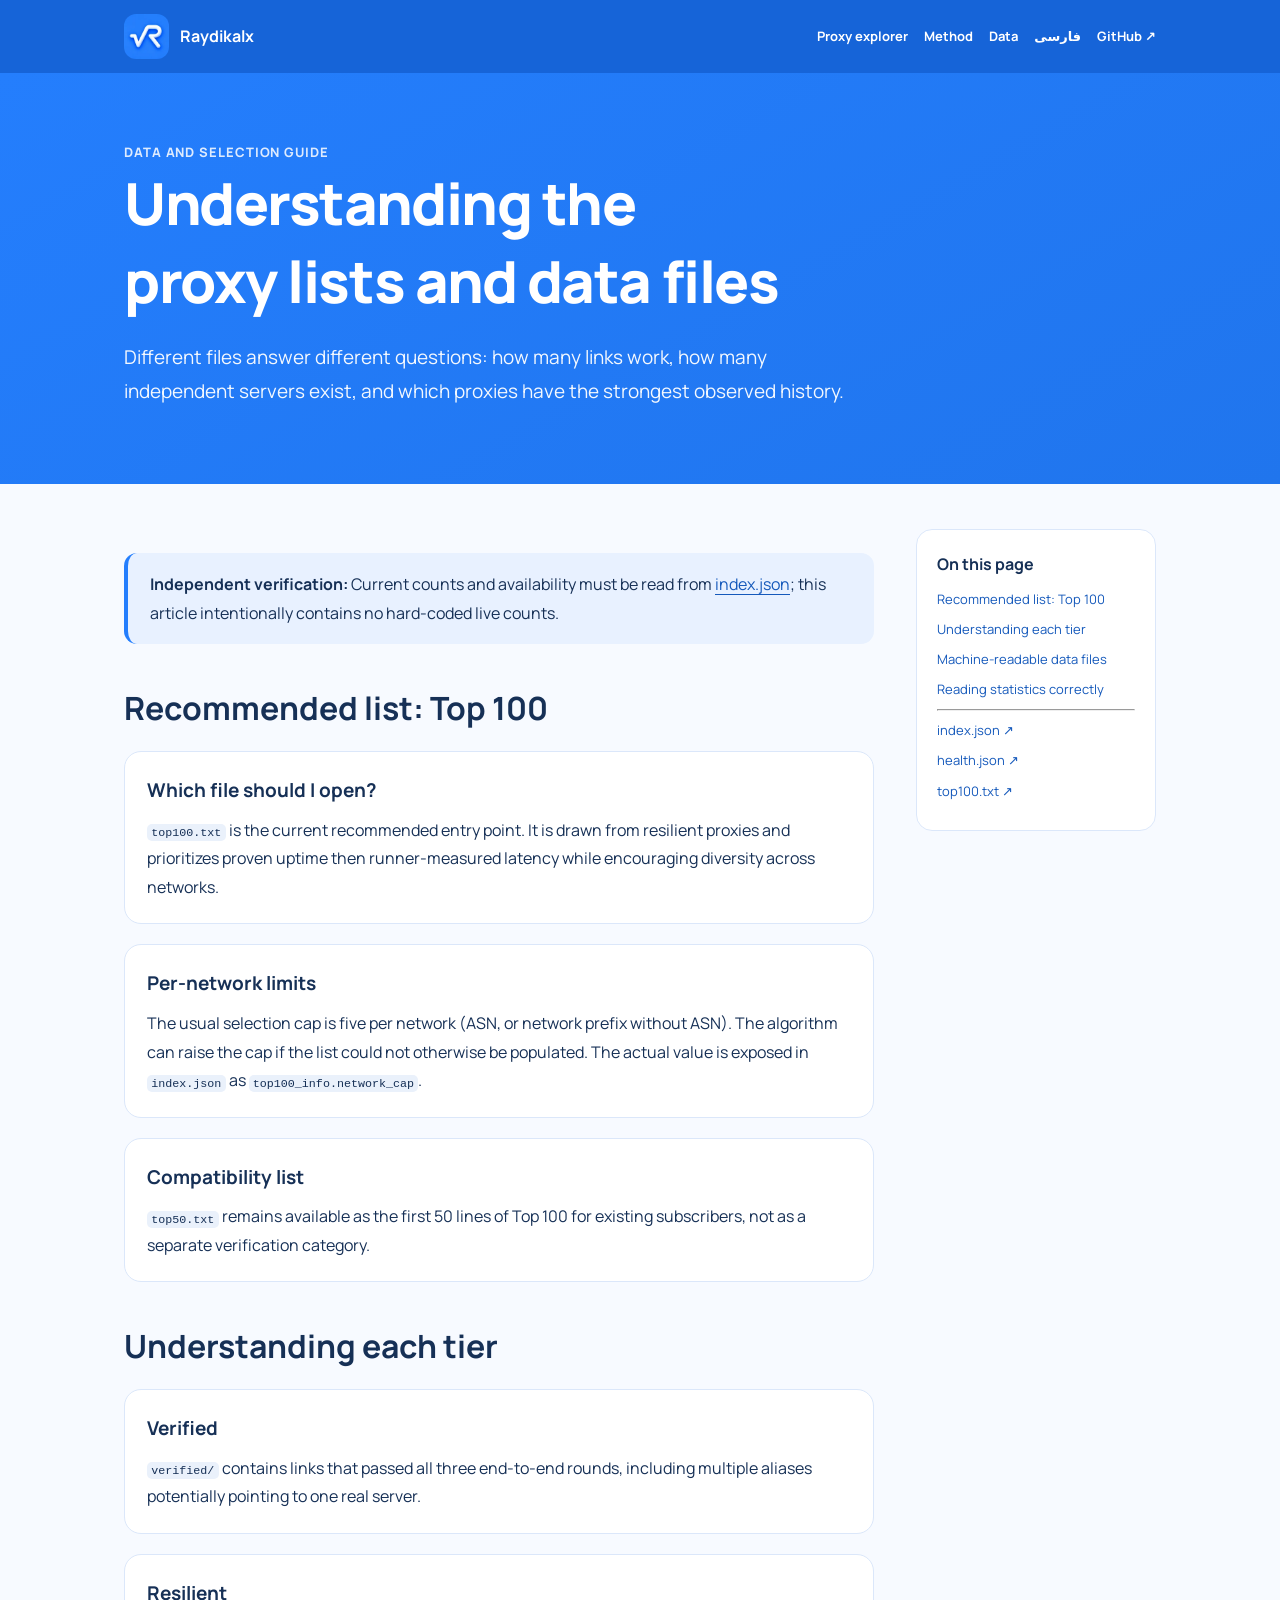
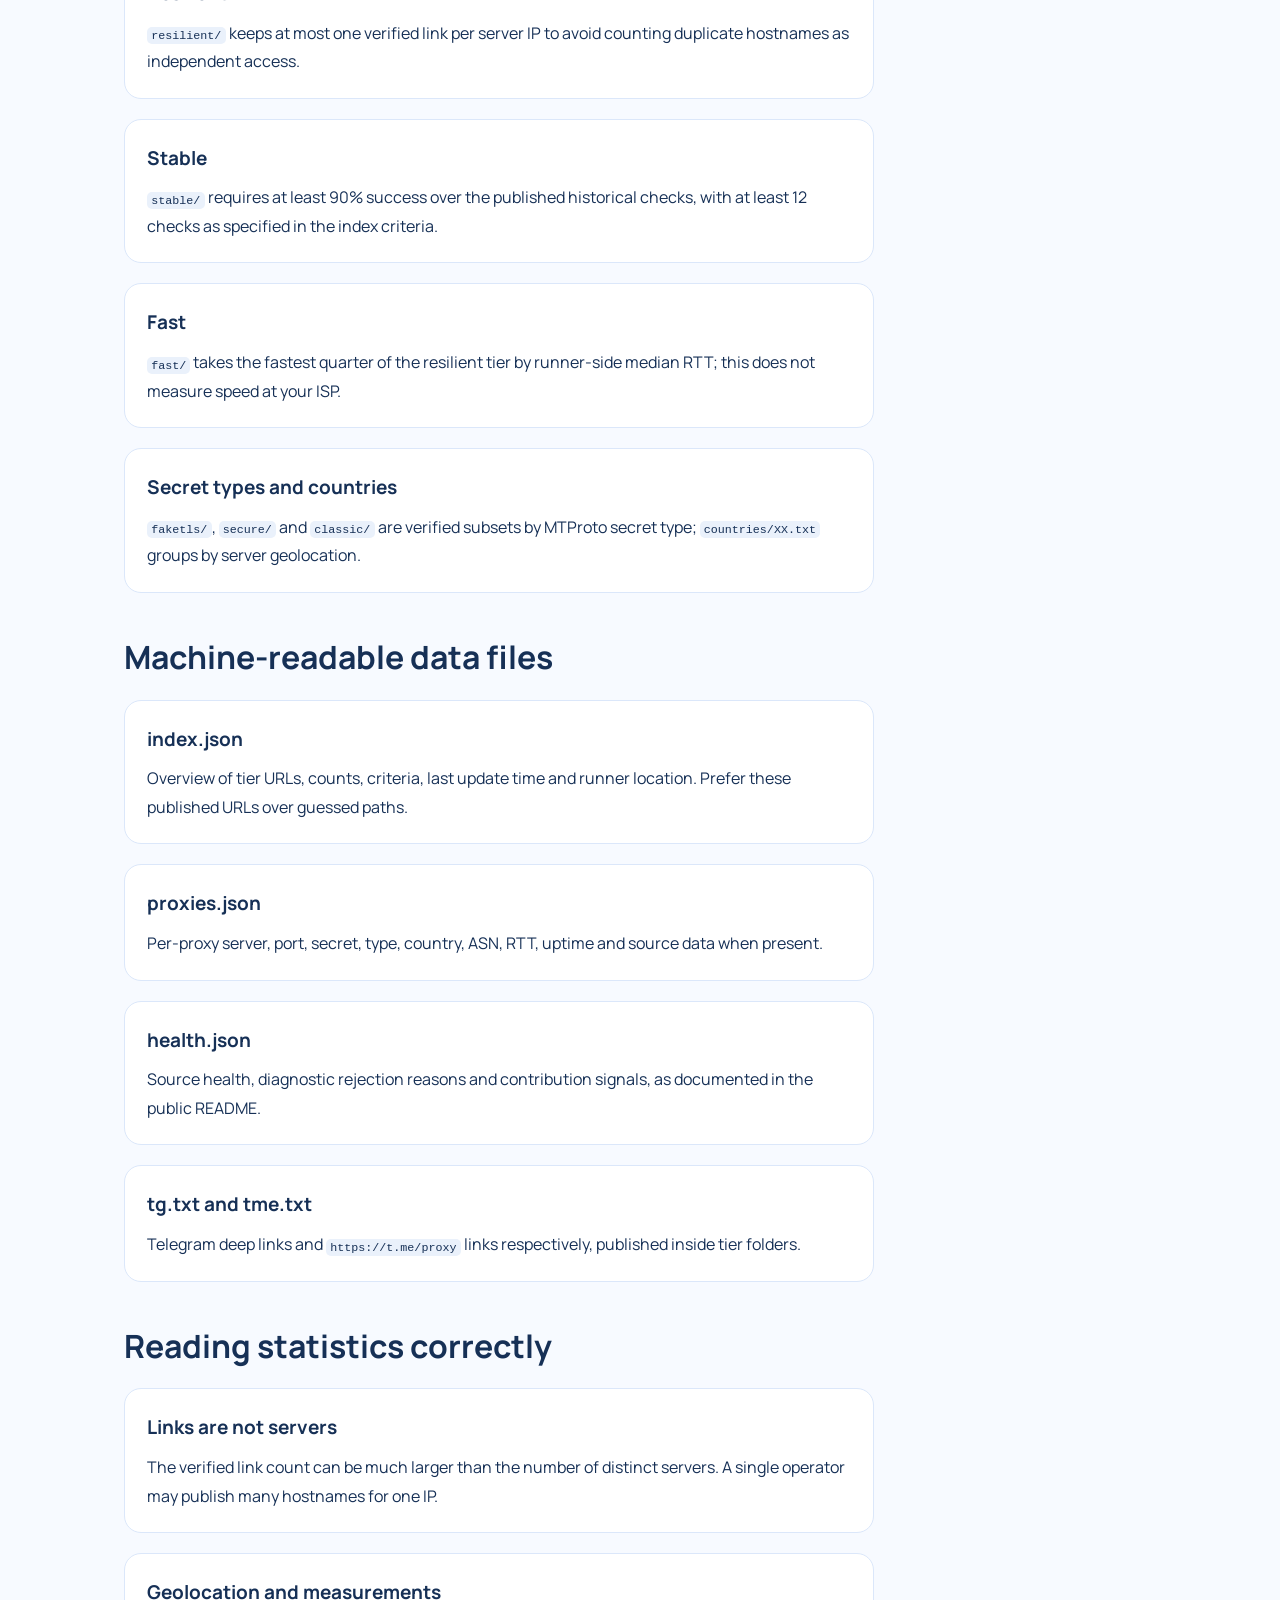
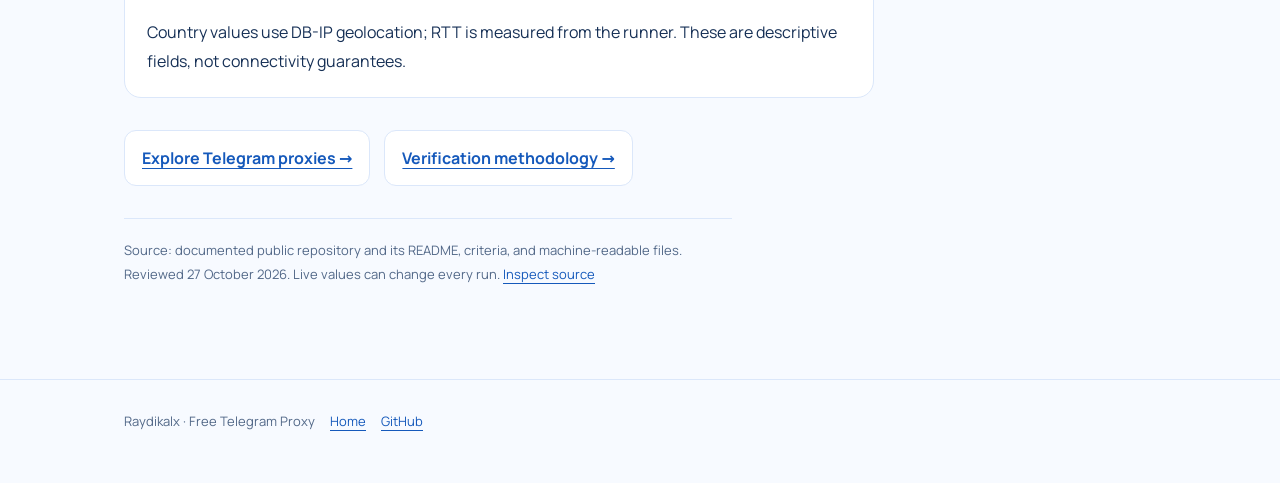
<file: docs/data/index.html>
<!DOCTYPE html>
<html dir="ltr" lang="en"><head>
<meta charset="utf-8"/><meta content="width=device-width,initial-scale=1" name="viewport"/><meta content="#247EFD" name="theme-color"/>
<title>Telegram Proxy Data, Tiers &amp; Top 100 Guide | Raydikalx</title><meta content="Learn which Telegram MTProto proxy list to use: Top 100, resilient, verified, stable, fast, country lists and machine-readable JSON." name="description"/><meta content="index,follow,max-image-preview:large" name="robots"/>
<link href="https://0xradikal.github.io/Free-Telegram-Proxy/data/" rel="canonical"/><link href="https://0xradikal.github.io/Free-Telegram-Proxy/data/" hreflang="en" rel="alternate"/><link href="https://0xradikal.github.io/Free-Telegram-Proxy/fa/data/" hreflang="fa" rel="alternate"/><link href="https://0xradikal.github.io/Free-Telegram-Proxy/data/" hreflang="x-default" rel="alternate"/>
<link href="../favicon.png" rel="icon" sizes="48x48" type="image/png"/><link as="font" crossorigin="" href="../fonts/manrope-latin.woff2" rel="preload" type="font/woff2"/><link href="../fonts.css?v=abba5cac4c" rel="stylesheet"/><link href="../reference.css?v=9077f0f759" rel="stylesheet"/><link href="../assets/apple-touch-icon.png" rel="apple-touch-icon"/>
<meta content="article" property="og:type"/><meta content="Raydikalx" property="og:site_name"/><meta content="en_US" property="og:locale"/><meta content="Telegram Proxy Data, Tiers &amp; Top 100 Guide | Raydikalx" property="og:title"/><meta content="Learn which Telegram MTProto proxy list to use: Top 100, resilient, verified, stable, fast, country lists and machine-readable JSON." property="og:description"/><meta content="https://0xradikal.github.io/Free-Telegram-Proxy/data/" property="og:url"/><meta content="https://0xradikal.github.io/Free-Telegram-Proxy/assets/social-preview.png" property="og:image"/><meta content="1280" property="og:image:width"/><meta content="640" property="og:image:height"/><meta content="summary_large_image" name="twitter:card"/><meta content="Telegram Proxy Data, Tiers &amp; Top 100 Guide | Raydikalx" name="twitter:title"/><meta content="https://0xradikal.github.io/Free-Telegram-Proxy/assets/social-preview.png" name="twitter:image"/>
<script type="application/ld+json">{"@context":"https://schema.org","@graph":[{"@type":"WebPage","@id":"https://0xradikal.github.io/Free-Telegram-Proxy/data/#webpage","url":"https://0xradikal.github.io/Free-Telegram-Proxy/data/","name":"Telegram Proxy Data, Tiers & Top 100 Guide | Raydikalx","description":"Learn which Telegram MTProto proxy list to use: Top 100, resilient, verified, stable, fast, country lists and machine-readable JSON.","inLanguage":"en","isPartOf":{"@id":"https://0xradikal.github.io/Free-Telegram-Proxy/#website"},"about":{"@id":"https://github.com/0xRadikal/Free-Telegram-Proxy#source-code"},"breadcrumb":{"@id":"https://0xradikal.github.io/Free-Telegram-Proxy/data/#breadcrumb"}},{"@type":"BreadcrumbList","@id":"https://0xradikal.github.io/Free-Telegram-Proxy/data/#breadcrumb","itemListElement":[{"@type":"ListItem","position":1,"name":"Home","item":"https://0xradikal.github.io/Free-Telegram-Proxy/"},{"@type":"ListItem","position":2,"name":"Understanding the proxy lists and data files","item":"https://0xradikal.github.io/Free-Telegram-Proxy/data/"}]},{"@type":"SoftwareSourceCode","@id":"https://github.com/0xRadikal/Free-Telegram-Proxy#source-code","name":"Free-Telegram-Proxy","codeRepository":"https://github.com/0xRadikal/Free-Telegram-Proxy","url":"https://github.com/0xRadikal/Free-Telegram-Proxy","programmingLanguage":"Python"}]}</script>
<link href="../responsive.css?v=88f71c8e8f" rel="stylesheet"/>
</head><body><a class="skip" href="#article">Skip to article</a><header class="masthead"><div class="shell"><a class="brand" href="https://0xradikal.github.io/Free-Telegram-Proxy/"><img alt="" decoding="async" height="45" sizes="(max-width: 510px) 37px, 52px" src="../assets/brand-icon.webp" width="45"/><span>Raydikalx</span></a><nav aria-label="Main navigation" class="navigation"><a href="https://0xradikal.github.io/Free-Telegram-Proxy/">Proxy explorer</a><a href="https://0xradikal.github.io/Free-Telegram-Proxy/methodology/">Method</a><a href="https://0xradikal.github.io/Free-Telegram-Proxy/data/">Data</a><a href="https://0xradikal.github.io/Free-Telegram-Proxy/fa/data/">فارسی</a><a href="https://github.com/0xRadikal/Free-Telegram-Proxy" rel="noopener noreferrer">GitHub ↗</a></nav></div></header>
<div class="hero"><div class="shell"><div class="eyebrow">DATA AND SELECTION GUIDE</div><h1>Understanding the proxy lists and data files</h1><p>Different files answer different questions: how many links work, how many independent servers exist, and which proxies have the strongest observed history.</p></div></div>
<main class="shell content" id="article"><article><div class="note"><strong>Independent verification:</strong> Current counts and availability must be read from <a href="https://raw.githubusercontent.com/0xRadikal/Free-Telegram-Proxy/main/index.json">index.json</a>; this article intentionally contains no hard-coded live counts.</div><section id="recommendation"><h2>Recommended list: Top 100</h2><div class="fact"><h3>Which file should I open?</h3><p><code>top100.txt</code> is the current recommended entry point. It is drawn from resilient proxies and prioritizes proven uptime then runner-measured latency while encouraging diversity across networks.</p></div><div class="fact"><h3>Per-network limits</h3><p>The usual selection cap is five per network (ASN, or network prefix without ASN). The algorithm can raise the cap if the list could not otherwise be populated. The actual value is exposed in <code>index.json</code> as <code>top100_info.network_cap</code>.</p></div><div class="fact"><h3>Compatibility list</h3><p><code>top50.txt</code> remains available as the first 50 lines of Top 100 for existing subscribers, not as a separate verification category.</p></div></section><section id="tiers"><h2>Understanding each tier</h2><div class="fact"><h3>Verified</h3><p><code>verified/</code> contains links that passed all three end-to-end rounds, including multiple aliases potentially pointing to one real server.</p></div><div class="fact"><h3>Resilient</h3><p><code>resilient/</code> keeps at most one verified link per server IP to avoid counting duplicate hostnames as independent access.</p></div><div class="fact"><h3>Stable</h3><p><code>stable/</code> requires at least 90% success over the published historical checks, with at least 12 checks as specified in the index criteria.</p></div><div class="fact"><h3>Fast</h3><p><code>fast/</code> takes the fastest quarter of the resilient tier by runner-side median RTT; this does not measure speed at your ISP.</p></div><div class="fact"><h3>Secret types and countries</h3><p><code>faketls/</code>, <code>secure/</code> and <code>classic/</code> are verified subsets by MTProto secret type; <code>countries/XX.txt</code> groups by server geolocation.</p></div></section><section id="files"><h2>Machine-readable data files</h2><div class="fact"><h3>index.json</h3><p>Overview of tier URLs, counts, criteria, last update time and runner location. Prefer these published URLs over guessed paths.</p></div><div class="fact"><h3>proxies.json</h3><p>Per-proxy server, port, secret, type, country, ASN, RTT, uptime and source data when present.</p></div><div class="fact"><h3>health.json</h3><p>Source health, diagnostic rejection reasons and contribution signals, as documented in the public README.</p></div><div class="fact"><h3>tg.txt and tme.txt</h3><p>Telegram deep links and <code>https://t.me/proxy</code> links respectively, published inside tier folders.</p></div></section><section id="caveats"><h2>Reading statistics correctly</h2><div class="fact"><h3>Links are not servers</h3><p>The verified link count can be much larger than the number of distinct servers. A single operator may publish many hostnames for one IP.</p></div><div class="fact"><h3>Geolocation and measurements</h3><p>Country values use DB-IP geolocation; RTT is measured from the runner. These are descriptive fields, not connectivity guarantees.</p></div></section><div class="read-next"><a href="https://0xradikal.github.io/Free-Telegram-Proxy/">Explore Telegram proxies →</a><a href="../methodology/">Verification methodology →</a></div><p class="source-note">Source: documented public repository and its README, criteria, and machine-readable files. Reviewed 27 October 2026. Live values can change every run. <a href="https://github.com/0xRadikal/Free-Telegram-Proxy">Inspect source</a></p></article><aside aria-label="On this page" class="side"><strong>On this page</strong><a href="#recommendation">Recommended list: Top 100</a><a href="#tiers">Understanding each tier</a><a href="#files">Machine-readable data files</a><a href="#caveats">Reading statistics correctly</a><hr/><a href="https://raw.githubusercontent.com/0xRadikal/Free-Telegram-Proxy/main/index.json">index.json ↗</a><a href="https://raw.githubusercontent.com/0xRadikal/Free-Telegram-Proxy/main/health.json">health.json ↗</a><a href="https://raw.githubusercontent.com/0xRadikal/Free-Telegram-Proxy/main/top100.txt">top100.txt ↗</a></aside></main><footer class="footer"><div class="shell">Raydikalx · Free Telegram Proxy <a href="https://0xradikal.github.io/Free-Telegram-Proxy/">Home</a> <a href="https://github.com/0xRadikal/Free-Telegram-Proxy">GitHub</a></div></footer></body></html>
</file>
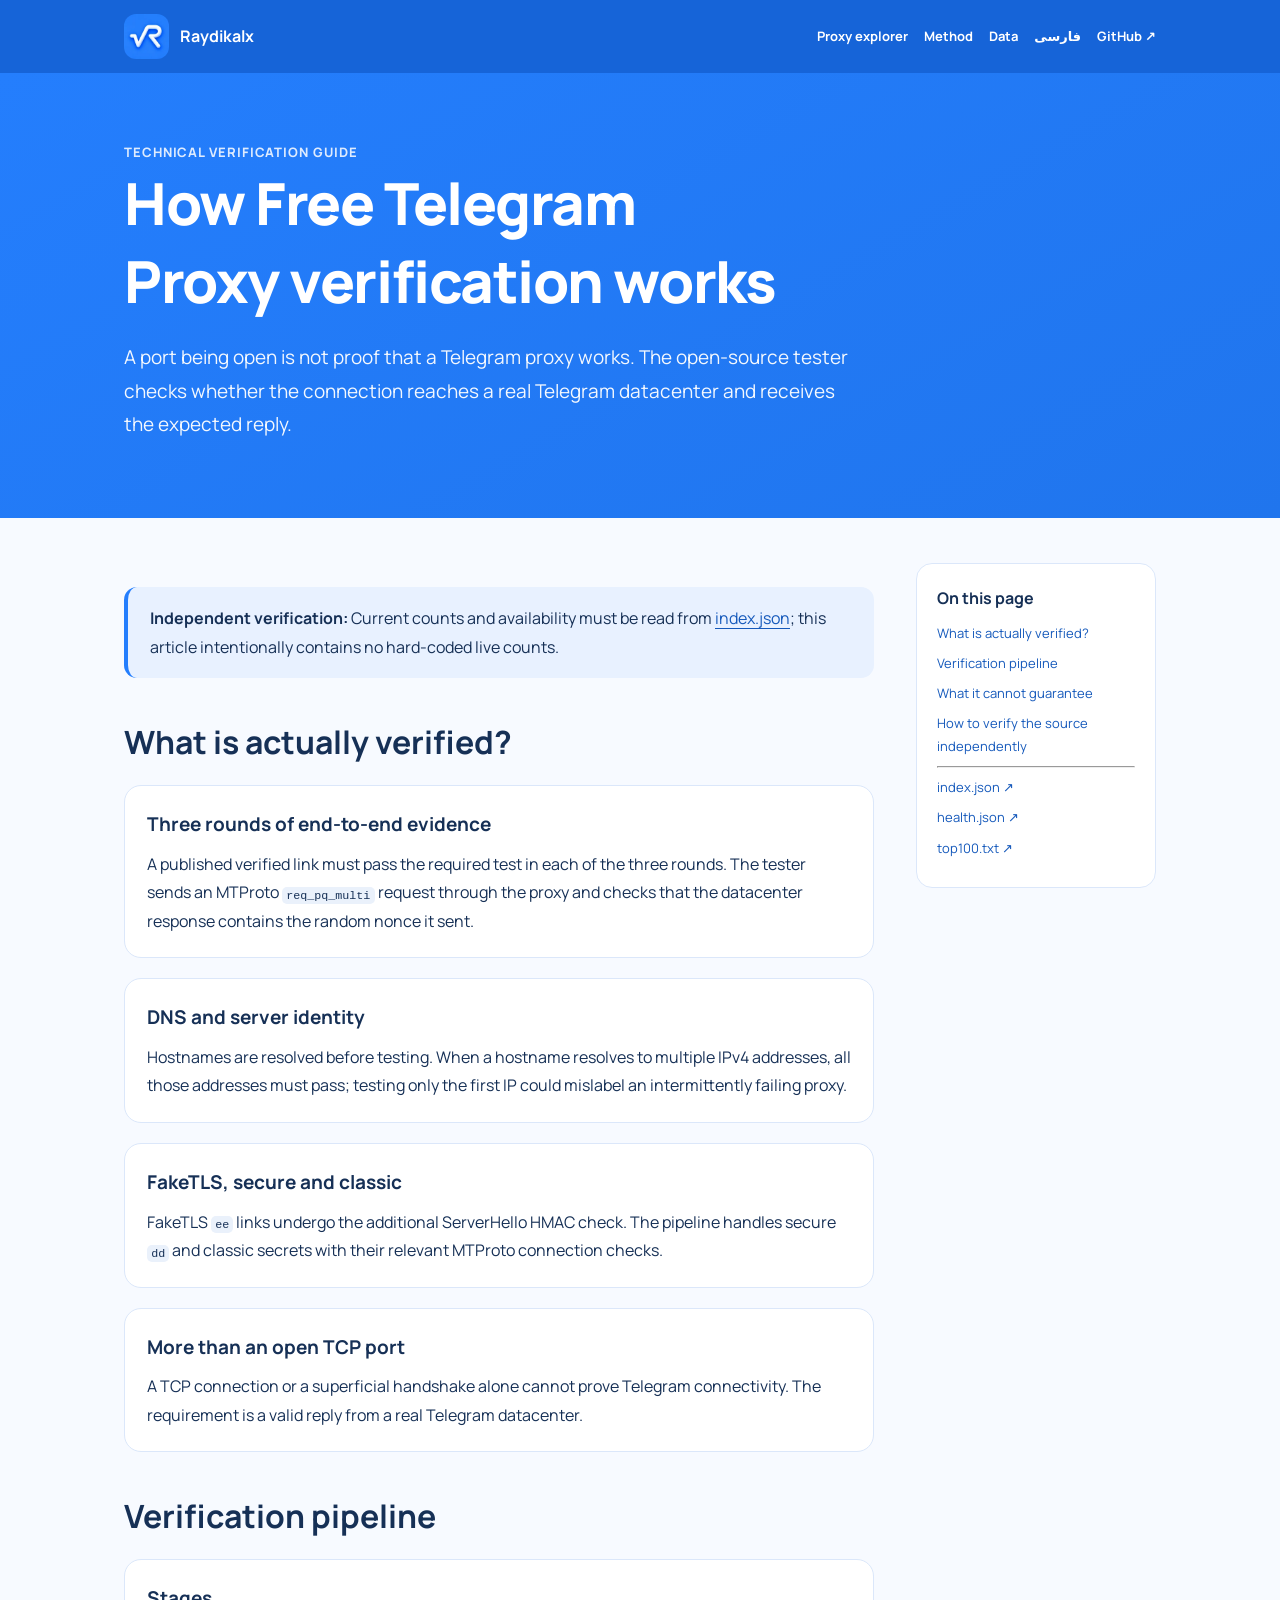
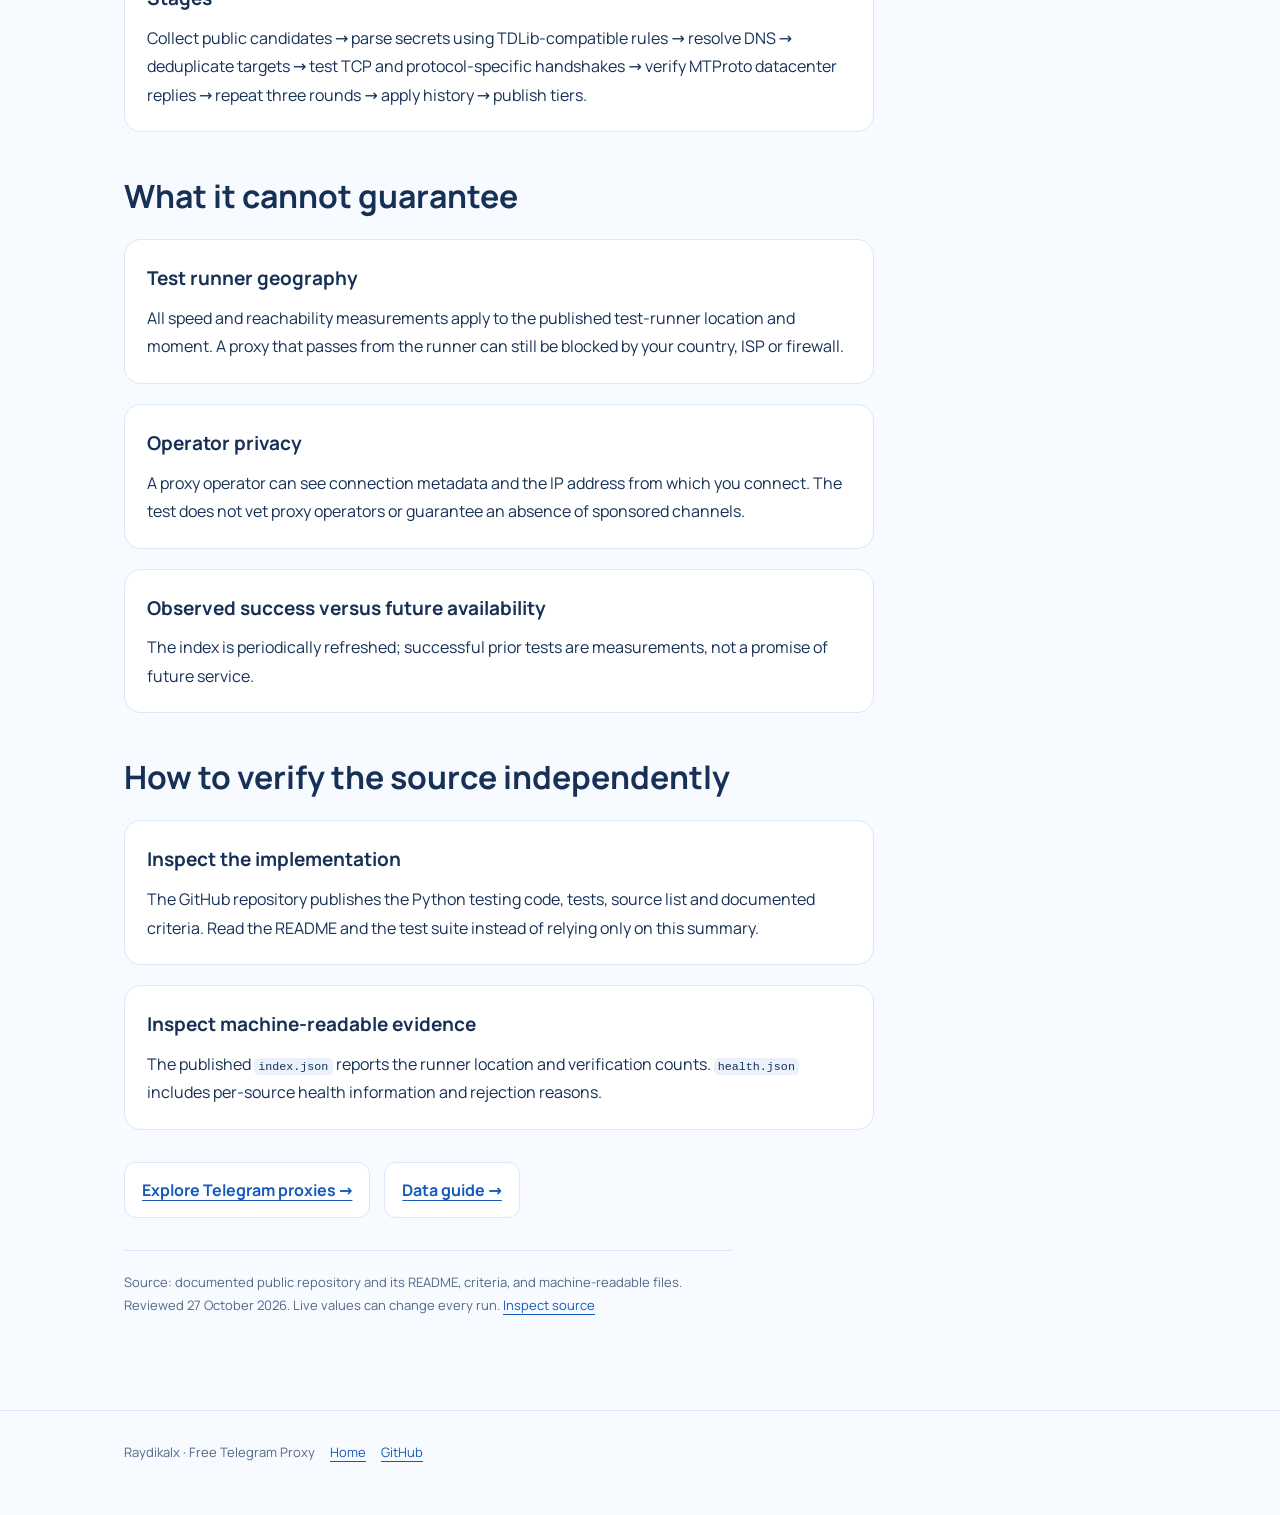
<file: docs/methodology/index.html>
<!DOCTYPE html>
<html dir="ltr" lang="en"><head>
<meta charset="utf-8"/><meta content="width=device-width,initial-scale=1" name="viewport"/><meta content="#247EFD" name="theme-color"/>
<title>How We Verify Telegram MTProto Proxies | Raydikalx</title><meta content="Understand the three-round MTProto verification, DNS checks, FakeTLS HMAC, real datacenter nonce responses and the limits of runner-side testing." name="description"/><meta content="index,follow,max-image-preview:large" name="robots"/>
<link href="https://0xradikal.github.io/Free-Telegram-Proxy/methodology/" rel="canonical"/><link href="https://0xradikal.github.io/Free-Telegram-Proxy/methodology/" hreflang="en" rel="alternate"/><link href="https://0xradikal.github.io/Free-Telegram-Proxy/fa/methodology/" hreflang="fa" rel="alternate"/><link href="https://0xradikal.github.io/Free-Telegram-Proxy/methodology/" hreflang="x-default" rel="alternate"/>
<link href="../favicon.png" rel="icon" sizes="48x48" type="image/png"/><link as="font" crossorigin="" href="../fonts/manrope-latin.woff2" rel="preload" type="font/woff2"/><link href="../fonts.css?v=abba5cac4c" rel="stylesheet"/><link href="../reference.css?v=9077f0f759" rel="stylesheet"/><link href="../assets/apple-touch-icon.png" rel="apple-touch-icon"/>
<meta content="article" property="og:type"/><meta content="Raydikalx" property="og:site_name"/><meta content="en_US" property="og:locale"/><meta content="How We Verify Telegram MTProto Proxies | Raydikalx" property="og:title"/><meta content="Understand the three-round MTProto verification, DNS checks, FakeTLS HMAC, real datacenter nonce responses and the limits of runner-side testing." property="og:description"/><meta content="https://0xradikal.github.io/Free-Telegram-Proxy/methodology/" property="og:url"/><meta content="https://0xradikal.github.io/Free-Telegram-Proxy/assets/social-preview.png" property="og:image"/><meta content="1280" property="og:image:width"/><meta content="640" property="og:image:height"/><meta content="summary_large_image" name="twitter:card"/><meta content="How We Verify Telegram MTProto Proxies | Raydikalx" name="twitter:title"/><meta content="https://0xradikal.github.io/Free-Telegram-Proxy/assets/social-preview.png" name="twitter:image"/>
<script type="application/ld+json">{"@context":"https://schema.org","@graph":[{"@type":"WebPage","@id":"https://0xradikal.github.io/Free-Telegram-Proxy/methodology/#webpage","url":"https://0xradikal.github.io/Free-Telegram-Proxy/methodology/","name":"How We Verify Telegram MTProto Proxies | Raydikalx","description":"Understand the three-round MTProto verification, DNS checks, FakeTLS HMAC, real datacenter nonce responses and the limits of runner-side testing.","inLanguage":"en","isPartOf":{"@id":"https://0xradikal.github.io/Free-Telegram-Proxy/#website"},"about":{"@id":"https://github.com/0xRadikal/Free-Telegram-Proxy#source-code"},"breadcrumb":{"@id":"https://0xradikal.github.io/Free-Telegram-Proxy/methodology/#breadcrumb"}},{"@type":"BreadcrumbList","@id":"https://0xradikal.github.io/Free-Telegram-Proxy/methodology/#breadcrumb","itemListElement":[{"@type":"ListItem","position":1,"name":"Home","item":"https://0xradikal.github.io/Free-Telegram-Proxy/"},{"@type":"ListItem","position":2,"name":"How Free Telegram Proxy verification works","item":"https://0xradikal.github.io/Free-Telegram-Proxy/methodology/"}]},{"@type":"SoftwareSourceCode","@id":"https://github.com/0xRadikal/Free-Telegram-Proxy#source-code","name":"Free-Telegram-Proxy","codeRepository":"https://github.com/0xRadikal/Free-Telegram-Proxy","url":"https://github.com/0xRadikal/Free-Telegram-Proxy","programmingLanguage":"Python"}]}</script>
<link href="../responsive.css?v=88f71c8e8f" rel="stylesheet"/>
</head><body><a class="skip" href="#article">Skip to article</a><header class="masthead"><div class="shell"><a class="brand" href="https://0xradikal.github.io/Free-Telegram-Proxy/"><img alt="" decoding="async" height="45" sizes="(max-width: 510px) 37px, 52px" src="../assets/brand-icon.webp" width="45"/><span>Raydikalx</span></a><nav aria-label="Main navigation" class="navigation"><a href="https://0xradikal.github.io/Free-Telegram-Proxy/">Proxy explorer</a><a href="https://0xradikal.github.io/Free-Telegram-Proxy/methodology/">Method</a><a href="https://0xradikal.github.io/Free-Telegram-Proxy/data/">Data</a><a href="https://0xradikal.github.io/Free-Telegram-Proxy/fa/methodology/">فارسی</a><a href="https://github.com/0xRadikal/Free-Telegram-Proxy" rel="noopener noreferrer">GitHub ↗</a></nav></div></header>
<div class="hero"><div class="shell"><div class="eyebrow">TECHNICAL VERIFICATION GUIDE</div><h1>How Free Telegram Proxy verification works</h1><p>A port being open is not proof that a Telegram proxy works. The open-source tester checks whether the connection reaches a real Telegram datacenter and receives the expected reply.</p></div></div>
<main class="shell content" id="article"><article><div class="note"><strong>Independent verification:</strong> Current counts and availability must be read from <a href="https://raw.githubusercontent.com/0xRadikal/Free-Telegram-Proxy/main/index.json">index.json</a>; this article intentionally contains no hard-coded live counts.</div><section id="criteria"><h2>What is actually verified?</h2><div class="fact"><h3>Three rounds of end-to-end evidence</h3><p>A published verified link must pass the required test in each of the three rounds. The tester sends an MTProto <code>req_pq_multi</code> request through the proxy and checks that the datacenter response contains the random nonce it sent.</p></div><div class="fact"><h3>DNS and server identity</h3><p>Hostnames are resolved before testing. When a hostname resolves to multiple IPv4 addresses, all those addresses must pass; testing only the first IP could mislabel an intermittently failing proxy.</p></div><div class="fact"><h3>FakeTLS, secure and classic</h3><p>FakeTLS <code>ee</code> links undergo the additional ServerHello HMAC check. The pipeline handles secure <code>dd</code> and classic secrets with their relevant MTProto connection checks.</p></div><div class="fact"><h3>More than an open TCP port</h3><p>A TCP connection or a superficial handshake alone cannot prove Telegram connectivity. The requirement is a valid reply from a real Telegram datacenter.</p></div></section><section id="pipeline"><h2>Verification pipeline</h2><div class="fact"><h3>Stages</h3><p>Collect public candidates → parse secrets using TDLib-compatible rules → resolve DNS → deduplicate targets → test TCP and protocol-specific handshakes → verify MTProto datacenter replies → repeat three rounds → apply history → publish tiers.</p></div></section><section id="limitations"><h2>What it cannot guarantee</h2><div class="fact"><h3>Test runner geography</h3><p>All speed and reachability measurements apply to the published test-runner location and moment. A proxy that passes from the runner can still be blocked by your country, ISP or firewall.</p></div><div class="fact"><h3>Operator privacy</h3><p>A proxy operator can see connection metadata and the IP address from which you connect. The test does not vet proxy operators or guarantee an absence of sponsored channels.</p></div><div class="fact"><h3>Observed success versus future availability</h3><p>The index is periodically refreshed; successful prior tests are measurements, not a promise of future service.</p></div></section><section id="replication"><h2>How to verify the source independently</h2><div class="fact"><h3>Inspect the implementation</h3><p>The GitHub repository publishes the Python testing code, tests, source list and documented criteria. Read the README and the test suite instead of relying only on this summary.</p></div><div class="fact"><h3>Inspect machine-readable evidence</h3><p>The published <code>index.json</code> reports the runner location and verification counts. <code>health.json</code> includes per-source health information and rejection reasons.</p></div></section><div class="read-next"><a href="https://0xradikal.github.io/Free-Telegram-Proxy/">Explore Telegram proxies →</a><a href="../data/">Data guide →</a></div><p class="source-note">Source: documented public repository and its README, criteria, and machine-readable files. Reviewed 27 October 2026. Live values can change every run. <a href="https://github.com/0xRadikal/Free-Telegram-Proxy">Inspect source</a></p></article><aside aria-label="On this page" class="side"><strong>On this page</strong><a href="#criteria">What is actually verified?</a><a href="#pipeline">Verification pipeline</a><a href="#limitations">What it cannot guarantee</a><a href="#replication">How to verify the source independently</a><hr/><a href="https://raw.githubusercontent.com/0xRadikal/Free-Telegram-Proxy/main/index.json">index.json ↗</a><a href="https://raw.githubusercontent.com/0xRadikal/Free-Telegram-Proxy/main/health.json">health.json ↗</a><a href="https://raw.githubusercontent.com/0xRadikal/Free-Telegram-Proxy/main/top100.txt">top100.txt ↗</a></aside></main><footer class="footer"><div class="shell">Raydikalx · Free Telegram Proxy <a href="https://0xradikal.github.io/Free-Telegram-Proxy/">Home</a> <a href="https://github.com/0xRadikal/Free-Telegram-Proxy">GitHub</a></div></footer></body></html>
</file>
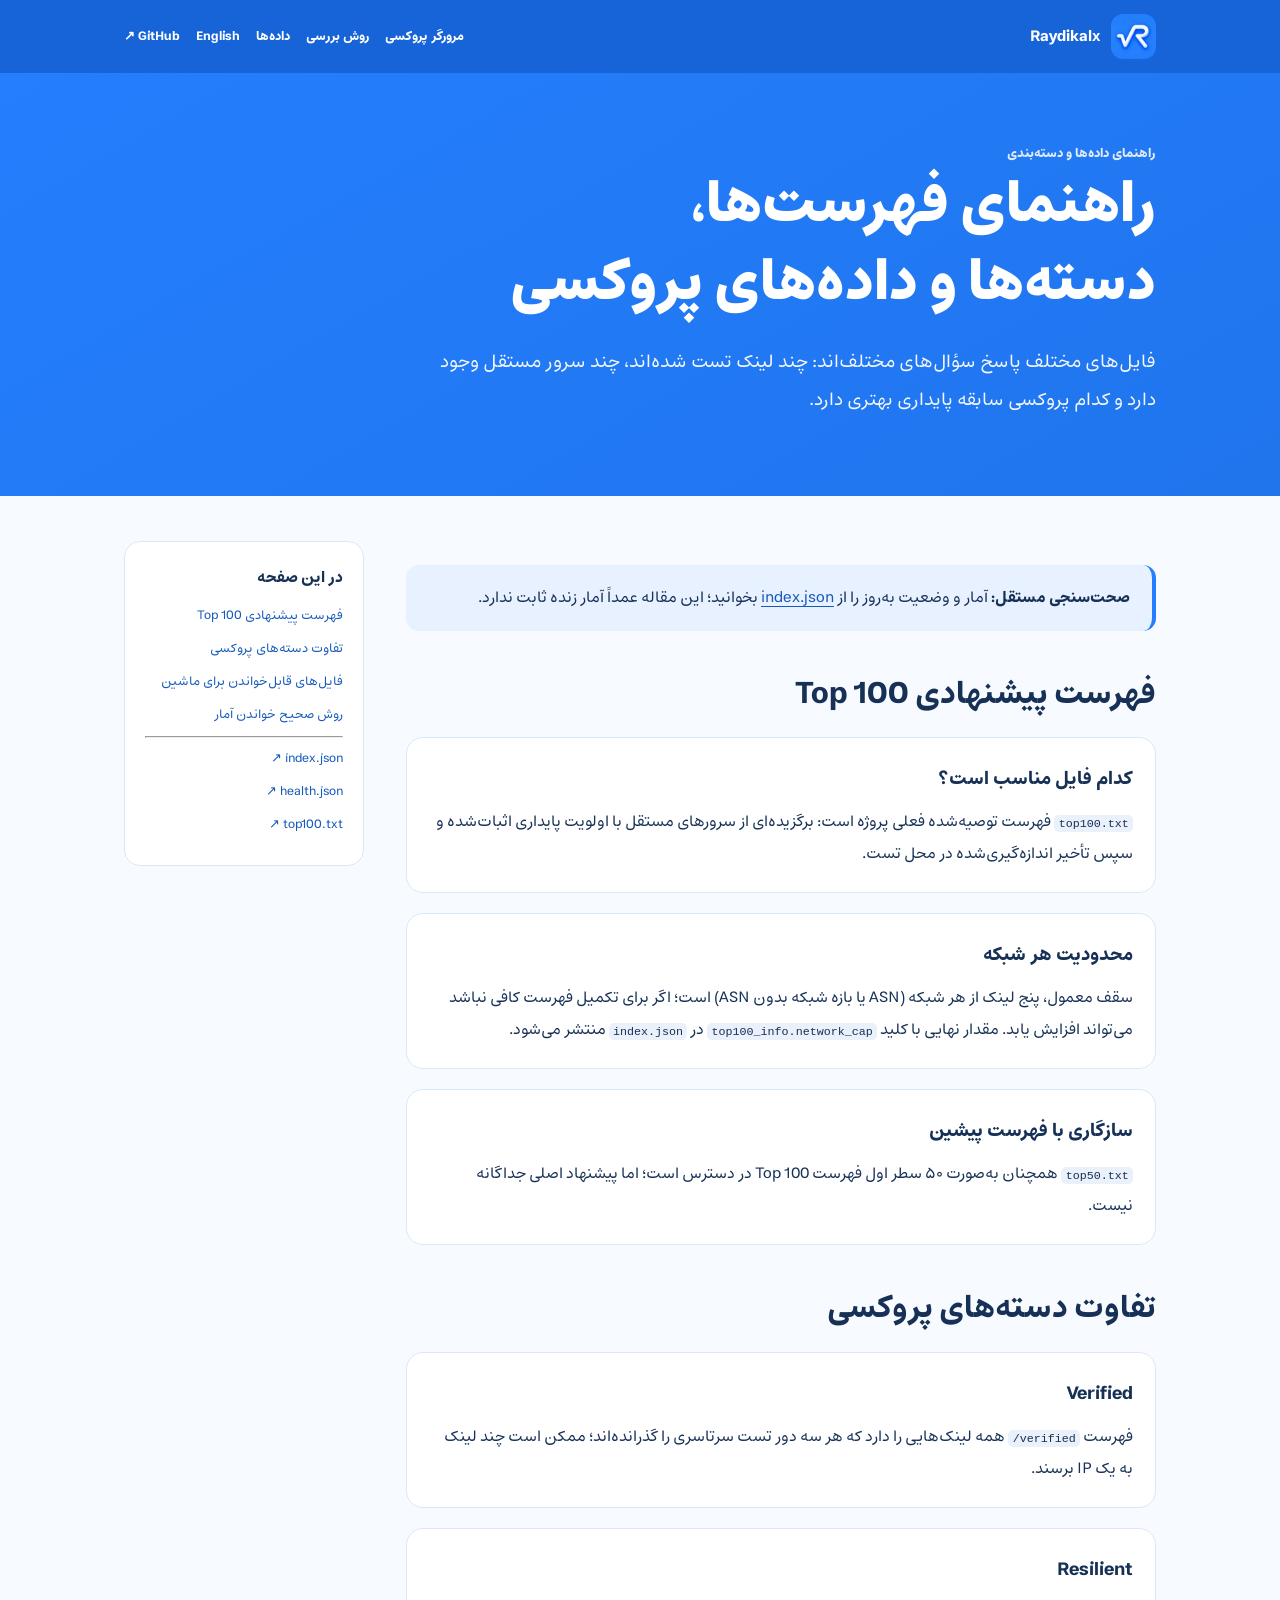
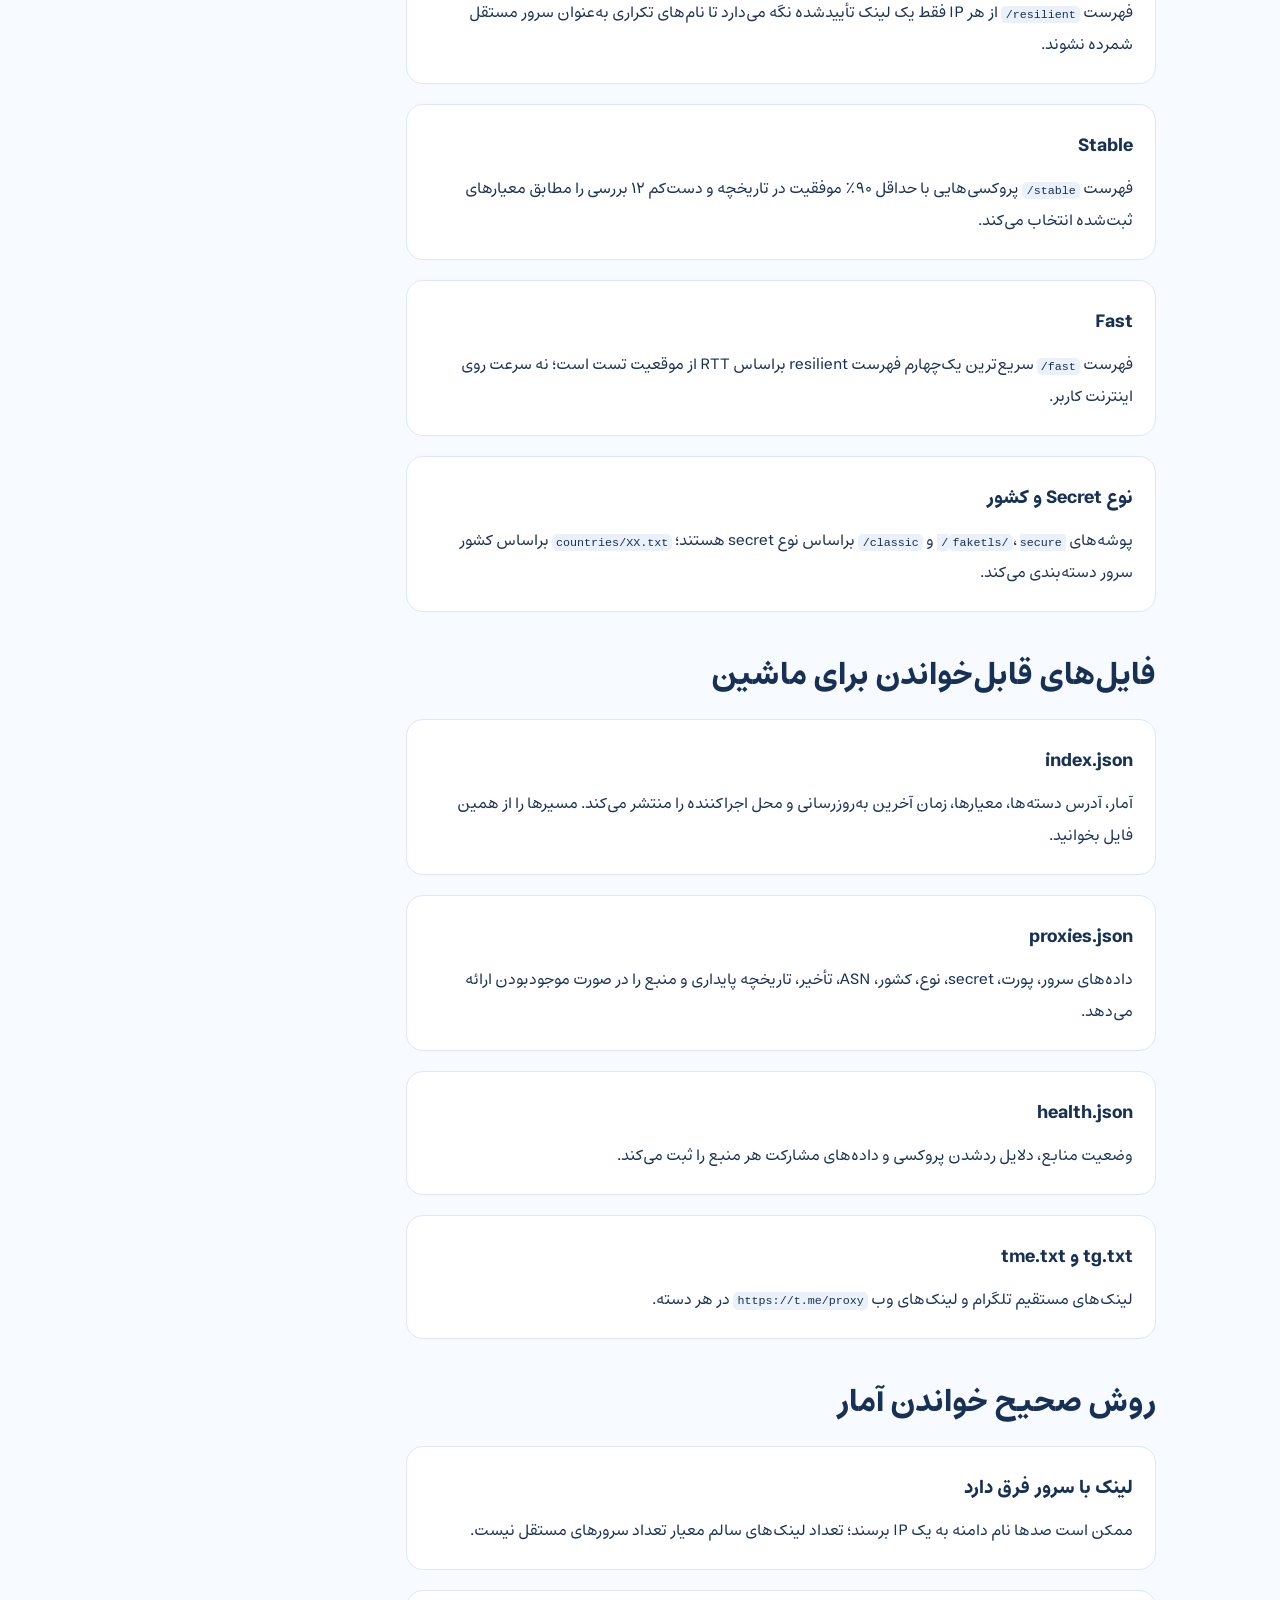
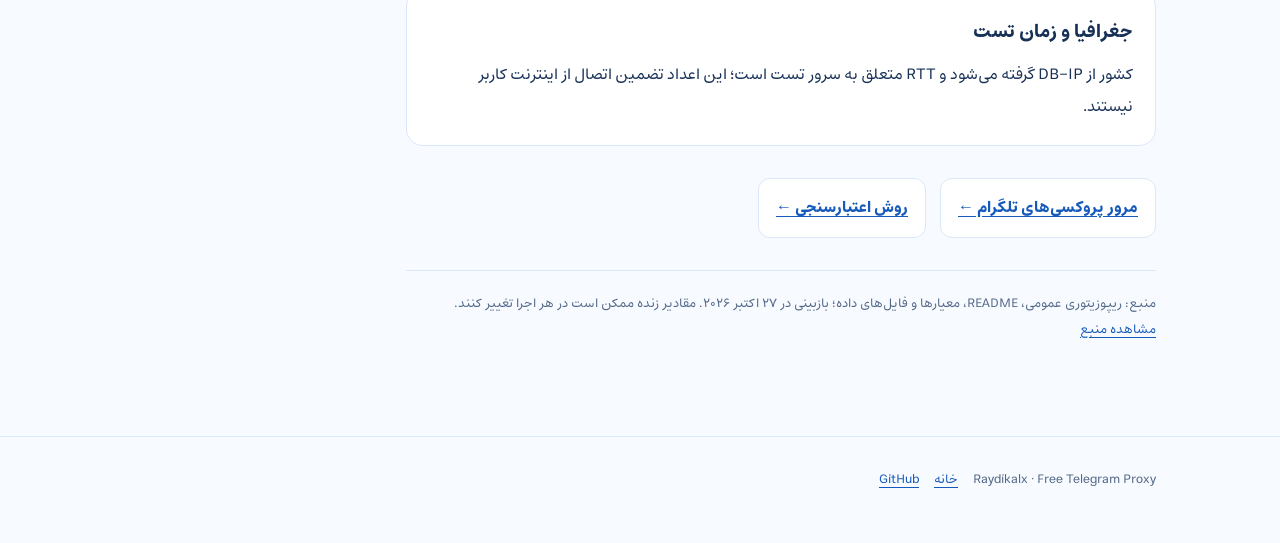
<file: docs/fa/data/index.html>
<!DOCTYPE html>
<html dir="rtl" lang="fa"><head>
<meta charset="utf-8"/><meta content="width=device-width,initial-scale=1" name="viewport"/><meta content="#247EFD" name="theme-color"/>
<title>راهنمای لیست پروکسی تلگرام و داده‌های Top 100 | Raydikalx</title><meta content="تفاوت Top 100، Resilient، Verified، Stable و Fast؛ نحوه استفاده از داده‌های JSON و معیار انتخاب پروکسی تلگرام." name="description"/><meta content="index,follow,max-image-preview:large" name="robots"/>
<link href="https://0xradikal.github.io/Free-Telegram-Proxy/fa/data/" rel="canonical"/><link href="https://0xradikal.github.io/Free-Telegram-Proxy/data/" hreflang="en" rel="alternate"/><link href="https://0xradikal.github.io/Free-Telegram-Proxy/fa/data/" hreflang="fa" rel="alternate"/><link href="https://0xradikal.github.io/Free-Telegram-Proxy/data/" hreflang="x-default" rel="alternate"/>
<link href="../../favicon.png" rel="icon" sizes="48x48" type="image/png"/><link as="font" crossorigin="" href="../../fonts/estedad-arabic.woff2" rel="preload" type="font/woff2"/><link href="../../fonts.css?v=abba5cac4c" rel="stylesheet"/><link href="../../reference.css?v=9077f0f759" rel="stylesheet"/><link href="../../assets/apple-touch-icon.png" rel="apple-touch-icon"/>
<meta content="article" property="og:type"/><meta content="Raydikalx" property="og:site_name"/><meta content="fa_IR" property="og:locale"/><meta content="راهنمای لیست پروکسی تلگرام و داده‌های Top 100 | Raydikalx" property="og:title"/><meta content="تفاوت Top 100، Resilient، Verified، Stable و Fast؛ نحوه استفاده از داده‌های JSON و معیار انتخاب پروکسی تلگرام." property="og:description"/><meta content="https://0xradikal.github.io/Free-Telegram-Proxy/fa/data/" property="og:url"/><meta content="https://0xradikal.github.io/Free-Telegram-Proxy/assets/social-preview.png" property="og:image"/><meta content="1280" property="og:image:width"/><meta content="640" property="og:image:height"/><meta content="summary_large_image" name="twitter:card"/><meta content="راهنمای لیست پروکسی تلگرام و داده‌های Top 100 | Raydikalx" name="twitter:title"/><meta content="https://0xradikal.github.io/Free-Telegram-Proxy/assets/social-preview.png" name="twitter:image"/>
<script type="application/ld+json">{"@context":"https://schema.org","@graph":[{"@type":"WebPage","@id":"https://0xradikal.github.io/Free-Telegram-Proxy/fa/data/#webpage","url":"https://0xradikal.github.io/Free-Telegram-Proxy/fa/data/","name":"راهنمای لیست پروکسی تلگرام و داده‌های Top 100 | Raydikalx","description":"تفاوت Top 100، Resilient، Verified، Stable و Fast؛ نحوه استفاده از داده‌های JSON و معیار انتخاب پروکسی تلگرام.","inLanguage":"fa","isPartOf":{"@id":"https://0xradikal.github.io/Free-Telegram-Proxy/#website"},"about":{"@id":"https://github.com/0xRadikal/Free-Telegram-Proxy#source-code"},"breadcrumb":{"@id":"https://0xradikal.github.io/Free-Telegram-Proxy/fa/data/#breadcrumb"}},{"@type":"BreadcrumbList","@id":"https://0xradikal.github.io/Free-Telegram-Proxy/fa/data/#breadcrumb","itemListElement":[{"@type":"ListItem","position":1,"name":"خانه","item":"https://0xradikal.github.io/Free-Telegram-Proxy/fa/"},{"@type":"ListItem","position":2,"name":"راهنمای فهرست‌ها، دسته‌ها و داده‌های پروکسی","item":"https://0xradikal.github.io/Free-Telegram-Proxy/fa/data/"}]},{"@type":"SoftwareSourceCode","@id":"https://github.com/0xRadikal/Free-Telegram-Proxy#source-code","name":"Free-Telegram-Proxy","codeRepository":"https://github.com/0xRadikal/Free-Telegram-Proxy","url":"https://github.com/0xRadikal/Free-Telegram-Proxy","programmingLanguage":"Python"}]}</script>
<link href="../../responsive.css?v=88f71c8e8f" rel="stylesheet"/>
</head><body><a class="skip" href="#article">رفتن به مقاله</a><header class="masthead"><div class="shell"><a class="brand" href="https://0xradikal.github.io/Free-Telegram-Proxy/fa/"><img alt="" decoding="async" height="45" sizes="(max-width: 510px) 37px, 52px" src="../../assets/brand-icon.webp" width="45"/><span>Raydikalx</span></a><nav aria-label="ناوبری اصلی" class="navigation"><a href="https://0xradikal.github.io/Free-Telegram-Proxy/fa/">مرورگر پروکسی</a><a href="https://0xradikal.github.io/Free-Telegram-Proxy/fa/methodology/">روش بررسی</a><a href="https://0xradikal.github.io/Free-Telegram-Proxy/fa/data/">داده‌ها</a><a href="https://0xradikal.github.io/Free-Telegram-Proxy/data/">English</a><a href="https://github.com/0xRadikal/Free-Telegram-Proxy" rel="noopener noreferrer">GitHub ↗</a></nav></div></header>
<div class="hero"><div class="shell"><div class="eyebrow">راهنمای داده‌ها و دسته‌بندی</div><h1>راهنمای فهرست‌ها، دسته‌ها و داده‌های پروکسی</h1><p>فایل‌های مختلف پاسخ سؤال‌های مختلف‌اند: چند لینک تست شده‌اند، چند سرور مستقل وجود دارد و کدام پروکسی سابقه پایداری بهتری دارد.</p></div></div>
<main class="shell content" id="article"><article><div class="note"><strong>صحت‌سنجی مستقل:</strong> آمار و وضعیت به‌روز را از <a href="https://raw.githubusercontent.com/0xRadikal/Free-Telegram-Proxy/main/index.json">index.json</a> بخوانید؛ این مقاله عمداً آمار زنده ثابت ندارد.</div><section id="recommendation"><h2>فهرست پیشنهادی Top 100</h2><div class="fact"><h3>کدام فایل مناسب است؟</h3><p><code>top100.txt</code> فهرست توصیه‌شده فعلی پروژه است: برگزیده‌ای از سرورهای مستقل با اولویت پایداری اثبات‌شده و سپس تأخیر اندازه‌گیری‌شده در محل تست.</p></div><div class="fact"><h3>محدودیت هر شبکه</h3><p>سقف معمول، پنج لینک از هر شبکه (ASN یا بازه شبکه بدون ASN) است؛ اگر برای تکمیل فهرست کافی نباشد می‌تواند افزایش یابد. مقدار نهایی با کلید <code>top100_info.network_cap</code> در <code>index.json</code> منتشر می‌شود.</p></div><div class="fact"><h3>سازگاری با فهرست پیشین</h3><p><code>top50.txt</code> همچنان به‌صورت ۵۰ سطر اول فهرست Top 100 در دسترس است؛ اما پیشنهاد اصلی جداگانه نیست.</p></div></section><section id="tiers"><h2>تفاوت دسته‌های پروکسی</h2><div class="fact"><h3>Verified</h3><p>فهرست <code>verified/</code> همه لینک‌هایی را دارد که هر سه دور تست سرتاسری را گذرانده‌اند؛ ممکن است چند لینک به یک IP برسند.</p></div><div class="fact"><h3>Resilient</h3><p>فهرست <code>resilient/</code> از هر IP فقط یک لینک تأییدشده نگه می‌دارد تا نام‌های تکراری به‌عنوان سرور مستقل شمرده نشوند.</p></div><div class="fact"><h3>Stable</h3><p>فهرست <code>stable/</code> پروکسی‌هایی با حداقل ۹۰٪ موفقیت در تاریخچه و دست‌کم ۱۲ بررسی را مطابق معیارهای ثبت‌شده انتخاب می‌کند.</p></div><div class="fact"><h3>Fast</h3><p>فهرست <code>fast/</code> سریع‌ترین یک‌چهارم فهرست resilient براساس RTT از موقعیت تست است؛ نه سرعت روی اینترنت کاربر.</p></div><div class="fact"><h3>نوع Secret و کشور</h3><p>پوشه‌های <code>faketls/</code>، <code>secure/</code> و <code>classic/</code> براساس نوع secret هستند؛ <code>countries/XX.txt</code> براساس کشور سرور دسته‌بندی می‌کند.</p></div></section><section id="files"><h2>فایل‌های قابل‌خواندن برای ماشین</h2><div class="fact"><h3>index.json</h3><p>آمار، آدرس دسته‌ها، معیارها، زمان آخرین به‌روزرسانی و محل اجراکننده را منتشر می‌کند. مسیرها را از همین فایل بخوانید.</p></div><div class="fact"><h3>proxies.json</h3><p>داده‌های سرور، پورت، secret، نوع، کشور، ASN، تأخیر، تاریخچه پایداری و منبع را در صورت موجودبودن ارائه می‌دهد.</p></div><div class="fact"><h3>health.json</h3><p>وضعیت منابع، دلایل ردشدن پروکسی و داده‌های مشارکت هر منبع را ثبت می‌کند.</p></div><div class="fact"><h3>tg.txt و tme.txt</h3><p>لینک‌های مستقیم تلگرام و لینک‌های وب <code>https://t.me/proxy</code> در هر دسته.</p></div></section><section id="caveats"><h2>روش صحیح خواندن آمار</h2><div class="fact"><h3>لینک با سرور فرق دارد</h3><p>ممکن است صدها نام دامنه به یک IP برسند؛ تعداد لینک‌های سالم معیار تعداد سرورهای مستقل نیست.</p></div><div class="fact"><h3>جغرافیا و زمان تست</h3><p>کشور از DB-IP گرفته می‌شود و RTT متعلق به سرور تست است؛ این اعداد تضمین اتصال از اینترنت کاربر نیستند.</p></div></section><div class="read-next"><a href="https://0xradikal.github.io/Free-Telegram-Proxy/fa/">مرور پروکسی‌های تلگرام ←</a><a href="../methodology/">روش اعتبارسنجی ←</a></div><p class="source-note">منبع: ریپوزیتوری عمومی، README، معیارها و فایل‌های داده؛ بازبینی در ۲۷ اکتبر ۲۰۲۶. مقادیر زنده ممکن است در هر اجرا تغییر کنند. <a href="https://github.com/0xRadikal/Free-Telegram-Proxy">مشاهده منبع</a></p></article><aside aria-label="بخش‌های این صفحه" class="side"><strong>در این صفحه</strong><a href="#recommendation">فهرست پیشنهادی Top 100</a><a href="#tiers">تفاوت دسته‌های پروکسی</a><a href="#files">فایل‌های قابل‌خواندن برای ماشین</a><a href="#caveats">روش صحیح خواندن آمار</a><hr/><a href="https://raw.githubusercontent.com/0xRadikal/Free-Telegram-Proxy/main/index.json">index.json ↗</a><a href="https://raw.githubusercontent.com/0xRadikal/Free-Telegram-Proxy/main/health.json">health.json ↗</a><a href="https://raw.githubusercontent.com/0xRadikal/Free-Telegram-Proxy/main/top100.txt">top100.txt ↗</a></aside></main><footer class="footer"><div class="shell">Raydikalx · Free Telegram Proxy <a href="https://0xradikal.github.io/Free-Telegram-Proxy/fa/">خانه</a> <a href="https://github.com/0xRadikal/Free-Telegram-Proxy">GitHub</a></div></footer></body></html>
</file>
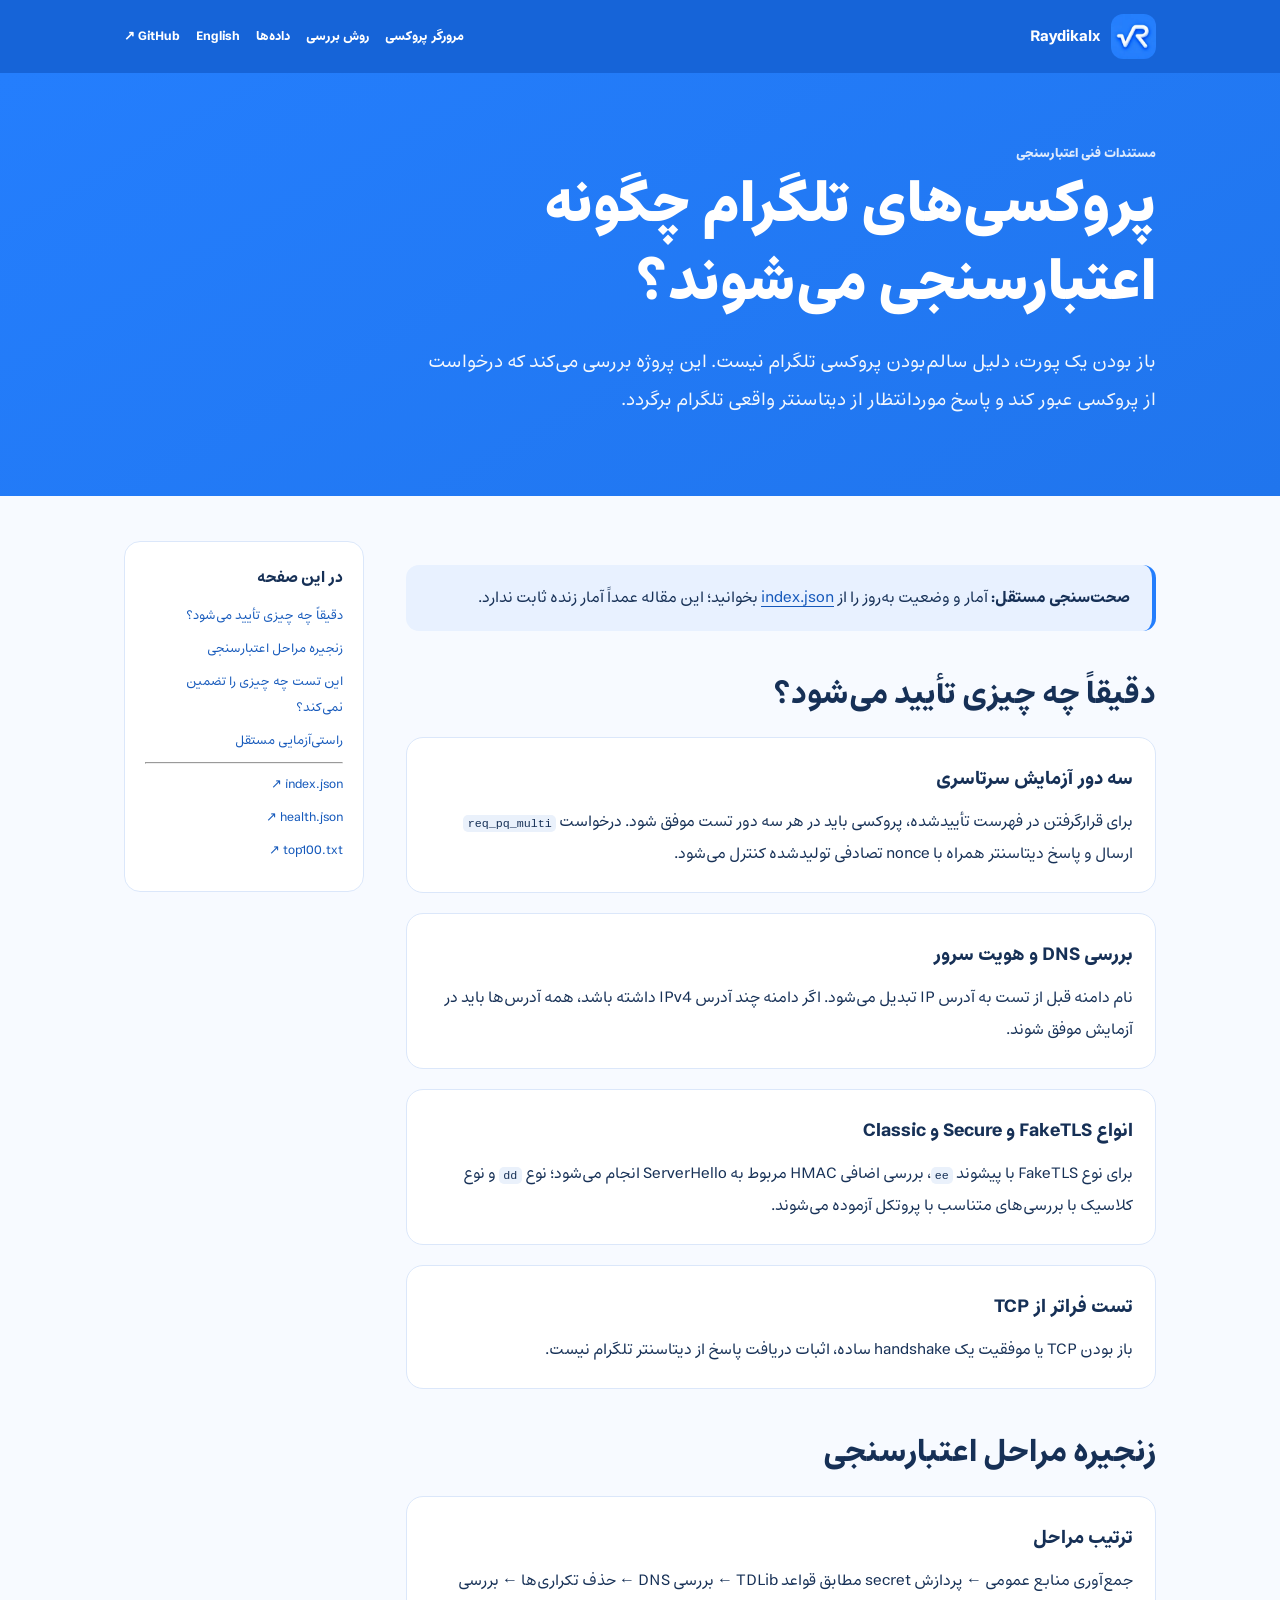
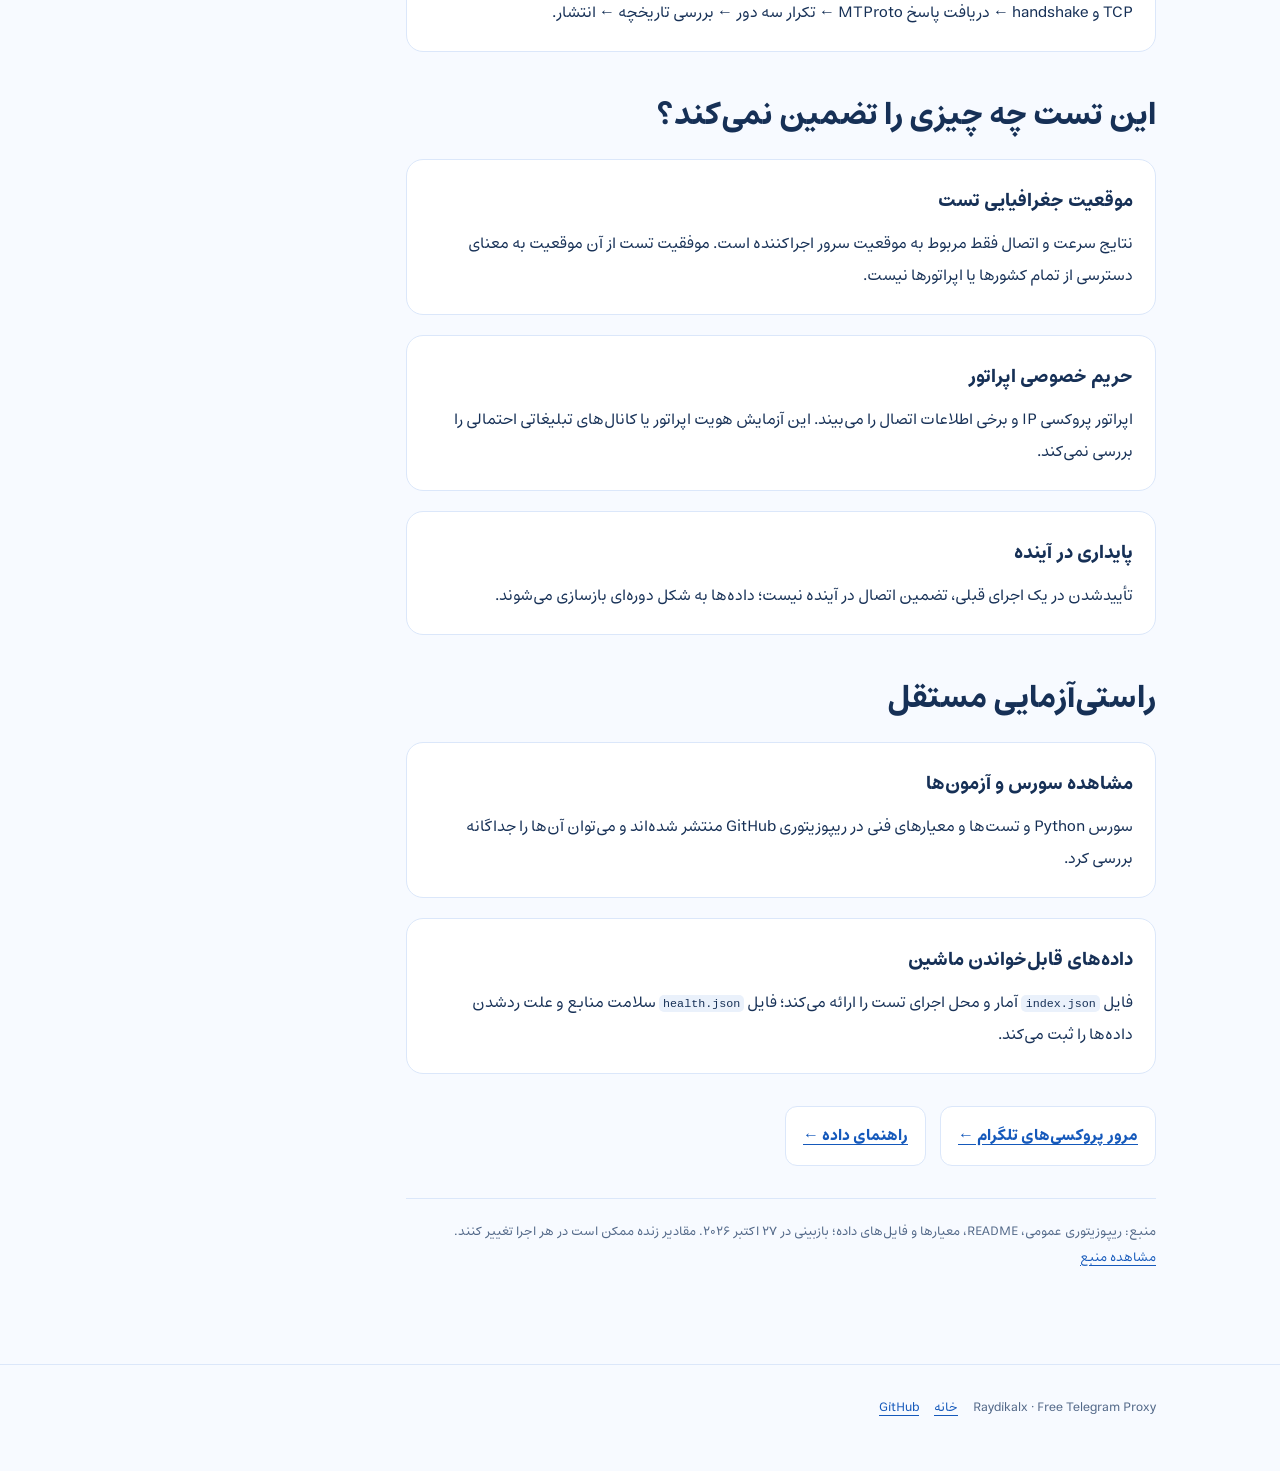
<file: docs/fa/methodology/index.html>
<!DOCTYPE html>
<html dir="rtl" lang="fa"><head>
<meta charset="utf-8"/><meta content="width=device-width,initial-scale=1" name="viewport"/><meta content="#247EFD" name="theme-color"/>
<title>روش اعتبارسنجی پروکسی MTProto تلگرام | Raydikalx</title><meta content="شرح فنی تست سه‌مرحله‌ای MTProto، بررسی DNS و FakeTLS، پاسخ واقعی دیتاسنتر تلگرام و محدودیت تست از موقعیت اجراکننده." name="description"/><meta content="index,follow,max-image-preview:large" name="robots"/>
<link href="https://0xradikal.github.io/Free-Telegram-Proxy/fa/methodology/" rel="canonical"/><link href="https://0xradikal.github.io/Free-Telegram-Proxy/methodology/" hreflang="en" rel="alternate"/><link href="https://0xradikal.github.io/Free-Telegram-Proxy/fa/methodology/" hreflang="fa" rel="alternate"/><link href="https://0xradikal.github.io/Free-Telegram-Proxy/methodology/" hreflang="x-default" rel="alternate"/>
<link href="../../favicon.png" rel="icon" sizes="48x48" type="image/png"/><link as="font" crossorigin="" href="../../fonts/estedad-arabic.woff2" rel="preload" type="font/woff2"/><link href="../../fonts.css?v=abba5cac4c" rel="stylesheet"/><link href="../../reference.css?v=9077f0f759" rel="stylesheet"/><link href="../../assets/apple-touch-icon.png" rel="apple-touch-icon"/>
<meta content="article" property="og:type"/><meta content="Raydikalx" property="og:site_name"/><meta content="fa_IR" property="og:locale"/><meta content="روش اعتبارسنجی پروکسی MTProto تلگرام | Raydikalx" property="og:title"/><meta content="شرح فنی تست سه‌مرحله‌ای MTProto، بررسی DNS و FakeTLS، پاسخ واقعی دیتاسنتر تلگرام و محدودیت تست از موقعیت اجراکننده." property="og:description"/><meta content="https://0xradikal.github.io/Free-Telegram-Proxy/fa/methodology/" property="og:url"/><meta content="https://0xradikal.github.io/Free-Telegram-Proxy/assets/social-preview.png" property="og:image"/><meta content="1280" property="og:image:width"/><meta content="640" property="og:image:height"/><meta content="summary_large_image" name="twitter:card"/><meta content="روش اعتبارسنجی پروکسی MTProto تلگرام | Raydikalx" name="twitter:title"/><meta content="https://0xradikal.github.io/Free-Telegram-Proxy/assets/social-preview.png" name="twitter:image"/>
<script type="application/ld+json">{"@context":"https://schema.org","@graph":[{"@type":"WebPage","@id":"https://0xradikal.github.io/Free-Telegram-Proxy/fa/methodology/#webpage","url":"https://0xradikal.github.io/Free-Telegram-Proxy/fa/methodology/","name":"روش اعتبارسنجی پروکسی MTProto تلگرام | Raydikalx","description":"شرح فنی تست سه‌مرحله‌ای MTProto، بررسی DNS و FakeTLS، پاسخ واقعی دیتاسنتر تلگرام و محدودیت تست از موقعیت اجراکننده.","inLanguage":"fa","isPartOf":{"@id":"https://0xradikal.github.io/Free-Telegram-Proxy/#website"},"about":{"@id":"https://github.com/0xRadikal/Free-Telegram-Proxy#source-code"},"breadcrumb":{"@id":"https://0xradikal.github.io/Free-Telegram-Proxy/fa/methodology/#breadcrumb"}},{"@type":"BreadcrumbList","@id":"https://0xradikal.github.io/Free-Telegram-Proxy/fa/methodology/#breadcrumb","itemListElement":[{"@type":"ListItem","position":1,"name":"خانه","item":"https://0xradikal.github.io/Free-Telegram-Proxy/fa/"},{"@type":"ListItem","position":2,"name":"پروکسی‌های تلگرام چگونه اعتبارسنجی می‌شوند؟","item":"https://0xradikal.github.io/Free-Telegram-Proxy/fa/methodology/"}]},{"@type":"SoftwareSourceCode","@id":"https://github.com/0xRadikal/Free-Telegram-Proxy#source-code","name":"Free-Telegram-Proxy","codeRepository":"https://github.com/0xRadikal/Free-Telegram-Proxy","url":"https://github.com/0xRadikal/Free-Telegram-Proxy","programmingLanguage":"Python"}]}</script>
<link href="../../responsive.css?v=88f71c8e8f" rel="stylesheet"/>
</head><body><a class="skip" href="#article">رفتن به مقاله</a><header class="masthead"><div class="shell"><a class="brand" href="https://0xradikal.github.io/Free-Telegram-Proxy/fa/"><img alt="" decoding="async" height="45" sizes="(max-width: 510px) 37px, 52px" src="../../assets/brand-icon.webp" width="45"/><span>Raydikalx</span></a><nav aria-label="ناوبری اصلی" class="navigation"><a href="https://0xradikal.github.io/Free-Telegram-Proxy/fa/">مرورگر پروکسی</a><a href="https://0xradikal.github.io/Free-Telegram-Proxy/fa/methodology/">روش بررسی</a><a href="https://0xradikal.github.io/Free-Telegram-Proxy/fa/data/">داده‌ها</a><a href="https://0xradikal.github.io/Free-Telegram-Proxy/methodology/">English</a><a href="https://github.com/0xRadikal/Free-Telegram-Proxy" rel="noopener noreferrer">GitHub ↗</a></nav></div></header>
<div class="hero"><div class="shell"><div class="eyebrow">مستندات فنی اعتبارسنجی</div><h1>پروکسی‌های تلگرام چگونه اعتبارسنجی می‌شوند؟</h1><p>باز بودن یک پورت، دلیل سالم‌بودن پروکسی تلگرام نیست. این پروژه بررسی می‌کند که درخواست از پروکسی عبور کند و پاسخ موردانتظار از دیتاسنتر واقعی تلگرام برگردد.</p></div></div>
<main class="shell content" id="article"><article><div class="note"><strong>صحت‌سنجی مستقل:</strong> آمار و وضعیت به‌روز را از <a href="https://raw.githubusercontent.com/0xRadikal/Free-Telegram-Proxy/main/index.json">index.json</a> بخوانید؛ این مقاله عمداً آمار زنده ثابت ندارد.</div><section id="criteria"><h2>دقیقاً چه چیزی تأیید می‌شود؟</h2><div class="fact"><h3>سه دور آزمایش سرتاسری</h3><p>برای قرارگرفتن در فهرست تأییدشده، پروکسی باید در هر سه دور تست موفق شود. درخواست <code>req_pq_multi</code> ارسال و پاسخ دیتاسنتر همراه با nonce تصادفی تولیدشده کنترل می‌شود.</p></div><div class="fact"><h3>بررسی DNS و هویت سرور</h3><p>نام دامنه قبل از تست به آدرس IP تبدیل می‌شود. اگر دامنه چند آدرس IPv4 داشته باشد، همه آدرس‌ها باید در آزمایش موفق شوند.</p></div><div class="fact"><h3>انواع FakeTLS و Secure و Classic</h3><p>برای نوع FakeTLS با پیشوند <code>ee</code>، بررسی اضافی HMAC مربوط به ServerHello انجام می‌شود؛ نوع <code>dd</code> و نوع کلاسیک با بررسی‌های متناسب با پروتکل آزموده می‌شوند.</p></div><div class="fact"><h3>تست فراتر از TCP</h3><p>باز بودن TCP یا موفقیت یک handshake ساده، اثبات دریافت پاسخ از دیتاسنتر تلگرام نیست.</p></div></section><section id="pipeline"><h2>زنجیره مراحل اعتبارسنجی</h2><div class="fact"><h3>ترتیب مراحل</h3><p>جمع‌آوری منابع عمومی ← پردازش secret مطابق قواعد TDLib ← بررسی DNS ← حذف تکراری‌ها ← بررسی TCP و handshake ← دریافت پاسخ MTProto ← تکرار سه دور ← بررسی تاریخچه ← انتشار.</p></div></section><section id="limitations"><h2>این تست چه چیزی را تضمین نمی‌کند؟</h2><div class="fact"><h3>موقعیت جغرافیایی تست</h3><p>نتایج سرعت و اتصال فقط مربوط به موقعیت سرور اجراکننده است. موفقیت تست از آن موقعیت به معنای دسترسی از تمام کشورها یا اپراتورها نیست.</p></div><div class="fact"><h3>حریم خصوصی اپراتور</h3><p>اپراتور پروکسی IP و برخی اطلاعات اتصال را می‌بیند. این آزمایش هویت اپراتور یا کانال‌های تبلیغاتی احتمالی را بررسی نمی‌کند.</p></div><div class="fact"><h3>پایداری در آینده</h3><p>تأییدشدن در یک اجرای قبلی، تضمین اتصال در آینده نیست؛ داده‌ها به شکل دوره‌ای بازسازی می‌شوند.</p></div></section><section id="replication"><h2>راستی‌آزمایی مستقل</h2><div class="fact"><h3>مشاهده سورس و آزمون‌ها</h3><p>سورس Python و تست‌ها و معیارهای فنی در ریپوزیتوری GitHub منتشر شده‌اند و می‌توان آن‌ها را جداگانه بررسی کرد.</p></div><div class="fact"><h3>داده‌های قابل‌خواندن ماشین</h3><p>فایل <code>index.json</code> آمار و محل اجرای تست را ارائه می‌کند؛ فایل <code>health.json</code> سلامت منابع و علت ردشدن داده‌ها را ثبت می‌کند.</p></div></section><div class="read-next"><a href="https://0xradikal.github.io/Free-Telegram-Proxy/fa/">مرور پروکسی‌های تلگرام ←</a><a href="../data/">راهنمای داده ←</a></div><p class="source-note">منبع: ریپوزیتوری عمومی، README، معیارها و فایل‌های داده؛ بازبینی در ۲۷ اکتبر ۲۰۲۶. مقادیر زنده ممکن است در هر اجرا تغییر کنند. <a href="https://github.com/0xRadikal/Free-Telegram-Proxy">مشاهده منبع</a></p></article><aside aria-label="بخش‌های این صفحه" class="side"><strong>در این صفحه</strong><a href="#criteria">دقیقاً چه چیزی تأیید می‌شود؟</a><a href="#pipeline">زنجیره مراحل اعتبارسنجی</a><a href="#limitations">این تست چه چیزی را تضمین نمی‌کند؟</a><a href="#replication">راستی‌آزمایی مستقل</a><hr/><a href="https://raw.githubusercontent.com/0xRadikal/Free-Telegram-Proxy/main/index.json">index.json ↗</a><a href="https://raw.githubusercontent.com/0xRadikal/Free-Telegram-Proxy/main/health.json">health.json ↗</a><a href="https://raw.githubusercontent.com/0xRadikal/Free-Telegram-Proxy/main/top100.txt">top100.txt ↗</a></aside></main><footer class="footer"><div class="shell">Raydikalx · Free Telegram Proxy <a href="https://0xradikal.github.io/Free-Telegram-Proxy/fa/">خانه</a> <a href="https://github.com/0xRadikal/Free-Telegram-Proxy">GitHub</a></div></footer></body></html>
</file>
<file: docs/fonts.css>
/* Self-hosted fonts (SIL Open Font License 1.1 - see fonts/OFL-*.txt).
   Variable fonts: one file covers every weight. No third-party requests. */
@font-face{font-family:Manrope;font-style:normal;font-weight:200 800;font-display:swap;src:url(fonts/manrope-latin.woff2) format('woff2');unicode-range:U+0000-00FF, U+0131, U+0152-0153, U+02BB-02BC, U+02C6, U+02DA, U+02DC, U+0304, U+0308, U+0329, U+2000-206F, U+20AC, U+2122, U+2191, U+2193, U+2212, U+2215, U+FEFF, U+FFFD}
@font-face{font-family:Estedad;font-style:normal;font-weight:100 900;font-display:swap;src:url(fonts/estedad-arabic.woff2) format('woff2');unicode-range:U+0600-06FF, U+0750-077F, U+0870-0891, U+0897-08E1, U+08E3-08FF, U+200C-200E, U+2010-2011, U+204F, U+2E41, U+FB50-FDFF, U+FE70-FE74, U+FE76-FEFC, U+102E0-102FB, U+10E60-10E7E, U+10EC2-10EC7, U+10EC9-10EEE, U+10EF0-10EFF, U+1EE00-1EE03, U+1EE05-1EE1F, U+1EE21-1EE22, U+1EE24, U+1EE27, U+1EE29-1EE32, U+1EE34-1EE37, U+1EE39, U+1EE3B, U+1EE42, U+1EE47, U+1EE49, U+1EE4B, U+1EE4D-1EE4F, U+1EE51-1EE52, U+1EE54, U+1EE57, U+1EE59, U+1EE5B, U+1EE5D, U+1EE5F, U+1EE61-1EE62, U+1EE64, U+1EE67-1EE6A, U+1EE6C-1EE72, U+1EE74-1EE77, U+1EE79-1EE7C, U+1EE7E, U+1EE80-1EE89, U+1EE8B-1EE9B, U+1EEA1-1EEA3, U+1EEA5-1EEA9, U+1EEAB-1EEBB, U+1EEF0-1EEF1}
@font-face{font-family:Estedad;font-style:normal;font-weight:100 900;font-display:swap;src:url(fonts/estedad-latin.woff2) format('woff2');unicode-range:U+0000-00FF, U+0131, U+0152-0153, U+02BB-02BC, U+02C6, U+02DA, U+02DC, U+0304, U+0308, U+0329, U+2000-206F, U+20AC, U+2122, U+2191, U+2193, U+2212, U+2215, U+FEFF, U+FFFD}
</file>
<file: docs/reference.css>
:root{--blue:#247EFD;--ink:#163056;--mut:#526888;--paper:#f7faff;--line:#dbe7fa}
*{box-sizing:border-box}html{scroll-behavior:smooth}body{margin:0;background:var(--paper);color:var(--ink);font-family:Manrope,system-ui,sans-serif;line-height:1.78}html[lang=fa] body{font-family:Estedad,Tahoma,sans-serif;line-height:2}a{color:#1559bb;text-underline-offset:4px}a:focus-visible{outline:3px solid #143c83;outline-offset:3px;border-radius:4px}.shell{max-width:1080px;margin:auto;padding:0 24px}.masthead{background:#1664d8;color:white}.masthead .shell{display:flex;justify-content:space-between;align-items:center;gap:14px;padding-block:14px}.masthead a{color:white;text-decoration:none;font-weight:700}.brand{display:flex;gap:11px;align-items:center}.brand img{width:45px;height:45px;border-radius:12px}.navigation{display:flex;gap:16px;flex-wrap:wrap;font-size:13px}.hero{background:linear-gradient(150deg,#247EFD,#2075ed);color:white;padding:68px 0 76px}.hero h1{max-width:890px;margin:0;font-weight:800;font-size:clamp(34px,4.6vw,58px);line-height:1.35;letter-spacing:-.025em}.hero p{max-width:740px;opacity:.95;font-size:clamp(15px,1.5vw,19px);margin:20px 0 0}.eyebrow{font-size:13px;font-weight:750;letter-spacing:.07em;opacity:.85}.content{padding-top:45px;padding-bottom:80px;display:grid;grid-template-columns:minmax(0,1fr) 240px;gap:42px}.content article{min-width:0}.content h2{margin:42px 0 16px;font-size:clamp(23px,2.6vw,32px);line-height:1.4;scroll-margin-top:24px}.content h3{font-size:19px;margin:25px 0 8px}.content p{max-width:76ch}.content code{font-size:.9em;background:#eaf1fb;padding:.13em .36em;border-radius:5px;overflow-wrap:anywhere}.content ul,.content ol{padding-inline-start:25px}.content li{margin:10px 0}.content .lead{font-size:19px;color:#36557a}.side{position:sticky;top:25px;align-self:start;border:1px solid var(--line);background:#fff;border-radius:16px;padding:20px}.side strong{display:block;margin-bottom:9px}.side a{display:block;margin:7px 0;text-decoration:none;font-size:13px}.note{padding:17px 22px;margin:24px 0;border-radius:13px;background:#e8f1ff;border-inline-start:4px solid #247EFD}.fact{margin:20px 0;padding:22px;background:#fff;border:1px solid var(--line);border-radius:17px}.fact h3{margin:0 0 8px}.fact p{margin:0}.table-scroll{max-width:100%;overflow-x:auto}.table-scroll table{border-collapse:collapse;width:100%;min-width:570px;background:#fff;border-radius:12px;overflow:hidden}.table-scroll th,.table-scroll td{padding:13px;text-align:start;border-bottom:1px solid #e3edfa}.table-scroll th{background:#e8f1ff}.read-next{display:flex;flex-wrap:wrap;gap:14px;margin:32px 0}.read-next a{background:#fff;border:1px solid var(--line);border-radius:12px;padding:13px 17px;font-weight:700}.footer{border-top:1px solid var(--line);padding:30px 0 50px;color:var(--mut);font-size:13px}.footer a{margin-inline:12px 0}.source-note{color:var(--mut);font-size:13px;border-top:1px solid var(--line);margin-top:32px;padding-top:20px}.skip{position:absolute;left:-100vw;top:0;background:#fff;color:#123;border:2px solid #123;padding:10px;z-index:99}.skip:focus{left:12px;top:12px}html[lang=fa] .hero h1{letter-spacing:0}html[lang=fa] .eyebrow{letter-spacing:0}html[lang=fa] .content p{max-width:none}@media(max-width:760px){.content{display:block}.side{position:static;margin-top:28px}.masthead .shell{align-items:flex-start;flex-direction:column}.hero{padding:48px 0}.navigation{gap:12px}.shell{padding-inline:19px}}@media(prefers-reduced-motion:reduce){html{scroll-behavior:auto}}/* RTL-safe keyboard skip link: do not position a focus target at -100vw. */
.skip{position:fixed;inset-inline-start:12px;left:auto;top:0;transform:translateY(-150%);z-index:99}
.skip:focus{left:auto;top:12px;transform:none}
</file>
<file: docs/responsive.css>
/* Raydikalx responsive enhancement v6
 * Additive, reversible: original styles.css and reference.css remain unchanged.
 * Mobile reflow target: >=320 CSS px; 280 px additionally supported best-effort.
 */
:root { color-scheme: light; }
html,body { max-width:100%; }
img,svg { max-width:100%; }
/* Long URLs, server names and copied technical references must not widen content. */
:where(.server-text,.operator-text,.seo-update-note,.seo-faq-item p,.fact p,.content p,.source-note,.footer,.seo-reference-links a) {
  overflow-wrap:anywhere;
}
:where(.shell,.hero-text,.hero-visual,.workspace,.workspace-header,.filter-zone,.filter-main,.filter-aside,
       .method-card,.stat-item,.seo-fact-grid > *, .content > *, .footer-content) { min-width:0; }
/* Smoother input on coarse pointers without hover-only behaviour. */
@media(hover:none) {
  .btn:hover,.method-card:hover,.seo-fact-grid article:hover { transform:none; }
}
/* Don't display an unwanted native bar around the proxy categories.
 * All tier buttons remain focusable and the region is keyboard scrollable. */
.tier-scroller { scrollbar-width:none; -ms-overflow-style:none; overscroll-behavior-inline:contain; }
.tier-scroller::-webkit-scrollbar { display:none; }
.tier-scroller:focus-visible { outline:3px solid #0e4baf; outline-offset:-4px; }
/* Fluid grid sizes and uninterrupted word-wrapping. */
.stats-grid { grid-template-columns:repeat(4,minmax(0,1fr)); }
.stat-item strong { font-size:clamp(1.55rem,2.3vw,2.2rem); overflow-wrap:anywhere; }
.hero-visual, .brand-stage { flex-shrink:0; }
.hero h1 { text-wrap:balance; }
.filter-main > *, .filter-aside > * { min-width:0; }
/* Fit mid-size tablets: the old navigation extended past the right edge at 820px. */
@media(max-width:1040px){
  .topbar { height:auto; min-height:80px; flex-wrap:wrap; gap:10px 14px; padding-block:12px; }
  .primary-nav { display:flex; order:3; flex:1 0 100%; width:100%; margin:0;
    justify-content:space-around; gap:10px 18px; flex-wrap:wrap;
    border-top:1px solid rgba(255,255,255,.22); padding-top:10px; }
  .primary-nav a { min-height:36px; display:inline-flex; align-items:center; }
  .nav-tools { margin-inline-start:auto; flex-shrink:0; }
  .hero { grid-template-columns:minmax(0,1fr) minmax(0,.85fr); }
  .hero h1 { font-size:clamp(2.7rem,5vw,4rem); }
  .stats-grid { grid-template-columns:repeat(2,minmax(0,1fr)); }
  .stat-item { min-height:120px; }
}
/* Phones and narrow tablets: no hidden navigation, no side-by-side hero crunch. */
@media(max-width:770px){
  .topbar { align-items:center; padding-block:12px 9px; min-height:0; }
  .primary-nav { display:flex; font-size:12px; padding-top:8px; justify-content:space-between; }
  .nav-tools { margin-inline-start:auto; }
  .hero { display:grid; grid-template-columns:minmax(0,1fr); gap:12px; padding-top:36px; }
  .hero-text { width:100%; }
  .hero h1 { font-size:clamp(2.25rem,7vw,3.7rem); line-height:1.2; letter-spacing:-.045em; }
  html[lang="fa"] .hero h1 { font-size:clamp(2.1rem,7vw,3.45rem); line-height:1.48; letter-spacing:0; }
  .hero-visual { width:100%; height:clamp(230px,60vw,310px); }
  .brand-stage { width:clamp(190px,57vw,270px); height:clamp(190px,57vw,270px); }
  .floating-note { max-width:min(84%,248px); }
  .stats-grid { grid-template-columns:repeat(2,minmax(0,1fr)); }
  .stat-item { min-height:123px; }
  .stat-item strong { font-size:clamp(1.65rem,5vw,2.05rem); }
  .section-heading { flex-wrap:wrap; }
  .mobile-card-grid { grid-template-columns:repeat(2,minmax(0,1fr)); }
  .proxy-card { min-width:0; }
  .proxy-card .server-text { overflow-wrap:anywhere; }
  .method-grid { grid-template-columns:minmax(0,1fr); }
  .seo-reference-links a { min-height:44px; align-items:center; }
}
@media(max-width:600px){
  .topbar { column-gap:8px; }
  .primary-nav { gap:5px 10px; }
  .primary-nav a { min-height:40px; font-size:12px; }
  .btn { min-height:44px; }
  .hero-buttons { display:grid; grid-template-columns:repeat(2,minmax(0,1fr)); }
  .hero-buttons .btn { min-width:0; width:100%; gap:7px; }
  .mobile-card-grid { grid-template-columns:1fr; }
  .stats-grid { gap:10px; }
  .filter-zone { display:flex; flex-direction:column; align-items:stretch; }
  .filter-main { width:100%; }
  .filter-aside { width:100%; }
  .filter-zone :is(input,select,button) { min-height:44px; }
  .filter-aside > :is(button) { min-width:0; }
  .seo-fact-grid,.method-grid { grid-template-columns:minmax(0,1fr); }
  .seo-fact-grid article,.seo-update-note { min-width:0; }
  .seo-faq-item summary { min-height:48px; }
  .footer-links { flex-wrap:wrap; }
}
/* Compact devices and 400% zoom reflow (1280px / 4 = 320px). */
@media(max-width:360px){
  .shell { width:calc(100% - 28px); }
  .topbar { row-gap:8px; }
  .identity-copy strong { font-size:14px; }
  .identity-icon { width:34px; height:34px; }
  .hero { padding-top:32px; }
  .hero h1 { font-size:clamp(2.0rem,10vw,2.45rem); }
  html[lang="fa"] .hero h1 { font-size:clamp(1.92rem,9.3vw,2.2rem); }
  .hero-buttons { grid-template-columns:1fr; }
  .nav-tools { gap:5px; }
  .lang-control { min-height:40px; padding-inline:8px; }
  .motion-switch { min-height:40px; width:40px; }
  .nav-git { min-height:40px; padding-inline:9px; }
  .brand-stage { height:190px; width:190px; }
  .hero-visual { height:235px; }
  .floating-note { right:0; max-width:180px; }
  html[dir="rtl"] .floating-note { right:auto; left:0; }
  .stats-grid { grid-template-columns:repeat(2,minmax(0,1fr)); }
  .stat-item { padding:14px 12px; }
  .stat-item strong { font-size:clamp(1.42rem,7vw,1.75rem); }
  .filter-main { grid-template-columns:repeat(2,minmax(0,1fr)); }
  .filter-aside { flex-wrap:wrap; }
  .seo-faq-item summary { gap:10px; }
}
/* 280-340px is below the WCAG AA reflow minimum; still ensure every control is reachable. */
@media(max-width:340px){
  .topbar { align-items:center; }
  .identity { flex:1 0 100%; }
  .nav-tools { flex:1 0 100%; margin:0; justify-content:space-between; }
  .primary-nav { justify-content:space-between; }
  .topbar .nav-git { display:inline-flex; }
  .nav-tools .lang-control { flex:1; }
  .workspace-header { flex-wrap:wrap; }
  .filter-aside > * { flex:1 1 auto; }
  .stat-k { font-size:10.5px; }
}
/* Short viewport landscape, e.g. phone rotated with only ~320px vertical space. */
@media(max-height:430px) and (orientation:landscape){
 .topbar { padding-block:6px; }
 .hero { min-height:0; padding-block:22px; }
 .hero-visual { height:180px; }
 .brand-stage { width:155px;height:155px; }
 .orbit-b, .orbital.orbit-a { opacity:.12; }
 .hero-bottom-rail { min-height:34px; }
}
/* Article pages have different class names; keep navigation and URLs readable. */
.masthead .shell, .content, .content > article, .content > aside { min-width:0; }
.content :is(code,pre) { overflow-wrap:anywhere; }
.navigation { flex-wrap:wrap; }
@media(max-width:900px){
  .masthead .shell { flex-wrap:wrap; gap:12px; padding-block:12px; }
  .navigation { width:100%; display:flex; flex-wrap:wrap; gap:7px 18px; }
  .navigation a { min-height:40px; display:inline-flex; align-items:center; }
}
@media(max-width:600px){
  .masthead .shell { align-items:stretch; }
  .navigation { justify-content:space-between; }
  .navigation a { font-size:12px; }
  .content { display:block; }
  .side { position:static; width:100%; }
  .content .fact,.content .note,.content .read-next { max-width:100%; }
  .read-next { flex-wrap:wrap; }
  .footer .shell { overflow-wrap:anywhere; }
}
@media(max-width:360px){
  .navigation { justify-content:flex-start; gap:6px 13px; }
  .navigation a { min-height:42px; }
  .hero .shell, .content.shell { min-width:0; }
}
@media(prefers-reduced-motion:reduce){
  html { scroll-behavior:auto; }
  .seo-fact-grid article:hover { transform:none; }
}
/* V6 navigation: compact accessible disclosure replaces overflowing tablet nav. */
.mobile-menu { display:none; }
@media(max-width:1040px){
 .topbar{display:flex;flex-wrap:nowrap;min-height:72px;height:auto;padding-block:10px;gap:9px;position:relative;z-index:40;}
 .primary-nav{display:none;}
 .nav-tools{margin-inline-start:auto;gap:7px;min-width:0;}
 .nav-tools .nav-git{display:none;}
 .mobile-menu{display:block;position:relative;order:4;flex:0 0 42px;z-index:50;}
 .mobile-menu > summary{list-style:none;display:flex;align-items:center;justify-content:center;width:42px;height:42px;border-radius:11px;border:1px solid rgba(255,255,255,.4);background:rgba(255,255,255,.1);color:#fff;cursor:pointer;}
 .mobile-menu > summary::-webkit-details-marker{display:none;}
 .mobile-menu > summary:focus-visible{outline:3px solid #fff;outline-offset:3px;}
 .mobile-menu > summary .menu-glyph{font:700 20px/1 system-ui,sans-serif;}
 .mobile-menu[open] > summary{background:#fff;color:#1259cf;}
 .mobile-menu > nav{position:absolute;top:calc(100% + 14px);inset-inline-end:0;z-index:60;
  width:min(320px,calc(100vw - 28px));max-height:min(70dvh,500px);overflow-y:auto;
  display:grid;gap:3px;padding:10px;background:#fff;border:1px solid #cbdcf9;
  border-radius:15px;box-shadow:0 20px 46px rgba(0,30,105,.28);color:#182f53;}
 .mobile-menu > nav a{display:flex;align-items:center;min-height:46px;padding:9px 13px;border-radius:9px;
  color:#183967;font-size:13px;text-decoration:none;font-weight:750;line-height:1.55;overflow-wrap:anywhere;}
 .mobile-menu > nav a:hover,.mobile-menu > nav a:focus-visible{background:#ebf3ff;color:#1357bd;}
 .mobile-menu > nav a:focus-visible{outline:2px solid #1457bb;outline-offset:-2px;}
}
@media(max-width:510px){
 .identity-copy small{display:none;}
 .identity{min-width:0;gap:8px;}
 .identity-copy strong{font-size:clamp(13px,4vw,16px);letter-spacing:-.03em;white-space:nowrap;}
 .nav-tools .motion-switch{width:40px;min-height:42px;flex:0 0 40px;}
 .nav-tools .lang-control{min-height:42px;font-size:12px;}
 .mobile-menu{flex-basis:42px;}
}
@media(max-width:340px){
 .topbar{flex-wrap:wrap;gap:7px;}
 .topbar .identity{order:1;flex:1 1 auto;}
 .topbar .mobile-menu{order:2;}
 .topbar .nav-tools{order:3;flex:1 0 100%;justify-content:flex-end;}
 .identity-copy strong{font-size:13px;}
 .nav-tools .lang-control{flex:none;min-width:88px;}
}
/* Confirmed V5 Chromium bug: two-layer -webkit-mask-composite:source-in
 * can fully suppress the brand image. A single radial mask avoids compositing,
 * keeps the original mark visible, and softly feathers only the blue edge. */
.brand-stage img {
  -webkit-mask-image:radial-gradient(ellipse closest-side at center,#000 0%,#000 75%,rgba(0,0,0,.65) 88%,transparent 100%);
  mask-image:radial-gradient(ellipse closest-side at center,#000 0%,#000 75%,rgba(0,0,0,.65) 88%,transparent 100%);
  -webkit-mask-composite:source-over;
  mask-composite:add;
}


/* ====== v7 - Telegram bot conversion area; mobile-first, no JavaScript ====== */
.bot-route{margin-block:28px 0;position:relative;z-index:1}
.bot-route-card{position:relative;isolation:isolate;display:grid;grid-template-columns:minmax(0,1.1fr) minmax(310px,.9fr);align-items:stretch;overflow:hidden;min-width:0;border:1px solid #CEDFF8;border-radius:26px;background:linear-gradient(118deg,#FCFDFF 0%,#F3F8FF 64%,#EAF3FF 100%);box-shadow:0 24px 55px rgba(27,83,167,.08)}
.bot-route-content{position:relative;min-width:0;padding:clamp(27px,3.8vw,58px) clamp(22px,4vw,61px);z-index:1}
.bot-route-eyebrow{display:flex;gap:9px;align-items:center;flex-wrap:wrap;color:#255EB7;font-size:11px;letter-spacing:1.4px;font-weight:820;text-transform:uppercase;margin-bottom:18px}
html[lang="fa"] .bot-route-eyebrow{letter-spacing:0;font-size:12px}
.bot-route-mark{display:inline-block;width:8px;height:8px;border-radius:50%;background:#247EFD;box-shadow:0 0 0 4px #247EFD18;flex:none}
.bot-route-state{display:inline-flex;align-items:center;gap:8px;color:#355F9D;font-size:11px;font-weight:750;padding:7px 11px;border:1px solid #CADBF3;background:#E9F1FD;border-radius:999px;margin-bottom:12px}
.bot-route-state-dot{width:6px;height:6px;background:#247EFD;border-radius:50%;flex:none}
.bot-route h2{color:#142B51;font-size:clamp(29px,3.15vw,45px);line-height:1.26;letter-spacing:-1.4px;font-weight:830;margin:6px 0 18px;text-wrap:balance}
.bot-route-description{color:#526987;font-size:clamp(13px,1.1vw,15px);line-height:1.95;margin:0;max-width:620px;text-wrap:pretty}
.bot-route-description strong{color:#225DBA;font-weight:780}
.bot-route-actions{display:flex;align-items:stretch;flex-wrap:wrap;gap:10px;margin-top:28px}
.bot-route-button{display:inline-flex;align-items:center;justify-content:center;gap:10px;min-height:49px;text-align:center;text-decoration:none;padding:11px 16px;border-radius:12px;font-size:13px;font-weight:800;line-height:1.5;transition:transform .22s ease,box-shadow .22s ease,background .22s ease;max-width:100%}
.bot-route-button svg{flex:none}
.bot-route-button.primary{color:#fff;background:#185CC9;border:1px solid #185CC9;box-shadow:0 7px 19px rgba(25,95,210,.16)}
.bot-route-button.primary:hover{background:#124FB3;box-shadow:0 11px 28px rgba(25,95,210,.26)}
.bot-route-button.secondary{color:#1A57B0;background:#fff;border:1px solid #C6D8F1}
.bot-route-button.secondary:hover{background:#E7F0FF}
.bot-route-button:hover{transform:translateY(-2px)}
.bot-route-disclaimer{display:flex;align-items:start;gap:8px;max-width:580px;margin:17px 0 0;font-size:11.5px;line-height:1.85;color:#5C6D87}
.bot-route-disclaimer > span{flex:none;color:#247EFD;font-size:14px}
.bot-route-browse{display:inline-flex;align-items:center;gap:8px;color:#235AA5;font-weight:760;font-size:12px;margin-top:19px;text-underline-offset:4px}
.bot-route-browse:hover{color:#124C9B}
.bot-route-visual{position:relative;display:grid;place-items:center;min-width:0;min-height:430px;padding:50px 20px 34px;background:linear-gradient(145deg,#2D83FF 0%,#247EFD 38%,#175CCB 100%);overflow:hidden}
.bot-route-visual:before{content:"";position:absolute;width:380px;height:380px;border-radius:50%;top:-155px;right:-170px;border:1px solid rgba(239,242,249,.31);box-shadow:0 0 0 53px rgba(239,242,249,.045),0 0 0 112px rgba(239,242,249,.025)}
.bot-visual-orbit{position:absolute;inset:auto;pointer-events:none;border:1px dashed rgba(239,242,249,.29);border-radius:50%;aspect-ratio:1}
.bot-visual-orbit-a{width:min(90%,460px);animation:botOrbit 40s linear infinite}.bot-visual-orbit-b{width:min(70%,330px);animation:botOrbit 60s linear infinite reverse}
@keyframes botOrbit{to{transform:rotate(360deg)}}
.bot-visual-title{position:absolute;z-index:1;top:20px;inset-inline-start:22px;font:750 10px/1.35 ui-monospace,SFMono-Regular,monospace;letter-spacing:1.1px;color:#EFF2F9;text-shadow:0 1px 7px #1557A5}
html[lang="fa"] .bot-visual-title{font-family:Estedad,Tahoma,sans-serif;letter-spacing:0;font-size:11px}
.bot-route-device{position:relative;z-index:2;width:min(100%,350px);overflow:hidden;direction:ltr;border:1px solid rgba(255,255,255,.55);border-radius:23px;background:rgba(247,250,255,.98);box-shadow:0 25px 45px rgba(9,47,123,.23);transform:rotate(-2deg);transition:transform .4s ease}
.bot-route-card:hover .bot-route-device{transform:rotate(0deg) translateY(-3px)}
.bot-device-top{display:flex;align-items:center;gap:11px;background:#fff;border-bottom:1px solid #E4ECF8;padding:13px 16px}
.bot-device-symbol{width:42px;height:42px;flex:none;border-radius:13px;overflow:hidden;background:#247EFD}
.bot-device-symbol img{width:100%;height:100%;object-fit:cover;display:block}
.bot-device-name{display:flex;flex-direction:column;gap:2px;min-width:0}
.bot-device-name strong{font-size:13px;line-height:1.3;color:#193050}.bot-device-name span{font-size:11px;color:#566e8e}.bot-device-dots{margin-inline-start:auto;letter-spacing:1px;font-size:18px;color:#7B94B5}
.bot-device-center{padding:21px 15px 15px;direction:inherit}
.bot-node{display:flex;align-items:center;gap:11px;min-height:45px;padding:10px 12px;background:#F4F8FF;border:1px solid #DCE9FA;border-radius:11px;color:#30466B;font-weight:720;font-size:11.5px;line-height:1.6;position:relative}
.bot-node.bot{background:#EBF3FF;border-color:#BDD5FA}
.bot-node.destination{background:#DFEEFF;border-color:#AACBFF}
.bot-node span:nth-child(2){direction:auto;flex:1;text-align:start}
.bot-node-pip{height:7px;width:7px;border-radius:50%;background:#247EFD;flex:none}
.node-index{font:780 11px/1.4 ui-monospace,monospace;color:#1f5bb8}
.bot-node-line{height:19px;width:1px;background:#9FC6FF;margin-inline-start:28px;position:relative}
.bot-node-line:after{content:"";position:absolute;bottom:0;left:-2.5px;height:6px;width:6px;background:#247EFD;border-radius:50%;animation:botSignal 2.8s ease-in-out infinite}
@keyframes botSignal{0%,100%{opacity:.25;transform:translateY(-8px)}50%{opacity:1;transform:translateY(0)}}
.bot-device-foot{display:flex;gap:10px;align-items:center;justify-content:space-between;border-top:1px solid #E1EAF7;padding:11px 16px;color:#7082A0;font-size:10px;line-height:1.5}
.bot-device-tech{display:inline-flex;padding:5px 7px;border:1px solid #D4E5FF;border-radius:6px;color:#326BB8;letter-spacing:.6px;font-family:ui-monospace,monospace}
html[lang="fa"] .bot-route-description,html[lang="fa"] .bot-route-disclaimer{line-height:2.15}
html[lang="fa"] .bot-route h2{font-size:clamp(27px,2.85vw,40px);letter-spacing:0;line-height:1.5}
html[lang="fa"] .bot-route-button{font-size:12.5px}
html[lang="fa"] .bot-node span:nth-child(2),html[lang="fa"] .bot-device-foot span:last-child{font-family:Estedad,Tahoma,sans-serif;direction:rtl;text-align:right;letter-spacing:0}
.bot-route + .explorer-section{padding-top:clamp(46px,5.2vw,78px)}
@media(max-width:900px){.bot-route-card{grid-template-columns:minmax(0,1fr)}.bot-route-content{padding:32px}.bot-route-visual{min-height:375px;padding:45px 20px 30px}.bot-route-device{width:min(100%,410px)}.bot-visual-orbit-a{width:360px}.bot-visual-orbit-b{width:265px}}
@media(max-width:510px){.bot-route{margin-block:18px 0}.bot-route-card{border-radius:18px}.bot-route-content{padding:24px 20px 27px}.bot-route-eyebrow{font-size:10px;margin-bottom:13px}.bot-route-state{font-size:10px}.bot-route h2{font-size:clamp(27px,6.5vw,34px)}.bot-route-description{font-size:13px}.bot-route-actions{margin-top:20px;flex-direction:column}.bot-route-button{width:100%;min-height:48px}.bot-route-visual{min-height:335px;padding:47px 15px 25px}.bot-visual-title{top:15px;inset-inline-start:16px;font-size:9px}.bot-route-device{width:min(100%,340px);transform:none;border-radius:18px}.bot-route-card:hover .bot-route-device{transform:none}.bot-route-disclaimer{margin-top:14px}.bot-route-browse{margin-top:14px}.bot-route + .explorer-section{padding-top:45px}html[lang="fa"] .bot-route h2{font-size:clamp(25px,6vw,31px)}}
@media(max-width:335px){.bot-route-content{padding:19px 14px 22px}.bot-route-visual{padding-inline:12px}.bot-device-center{padding-inline:10px}.bot-node{padding-inline:8px;font-size:10px}.bot-route-disclaimer{font-size:10.5px}.bot-device-foot{font-size:9px}}
@media(prefers-reduced-motion:reduce){.bot-visual-orbit,.bot-node-line:after{animation:none!important}.bot-route-button,.bot-route-device{transition:none!important}.bot-route-card:hover .bot-route-device{transform:none}.bot-route-button:hover{transform:none}}
body.motion-off .bot-visual-orbit,body.motion-off .bot-node-line:after{animation:none!important}
</file>
